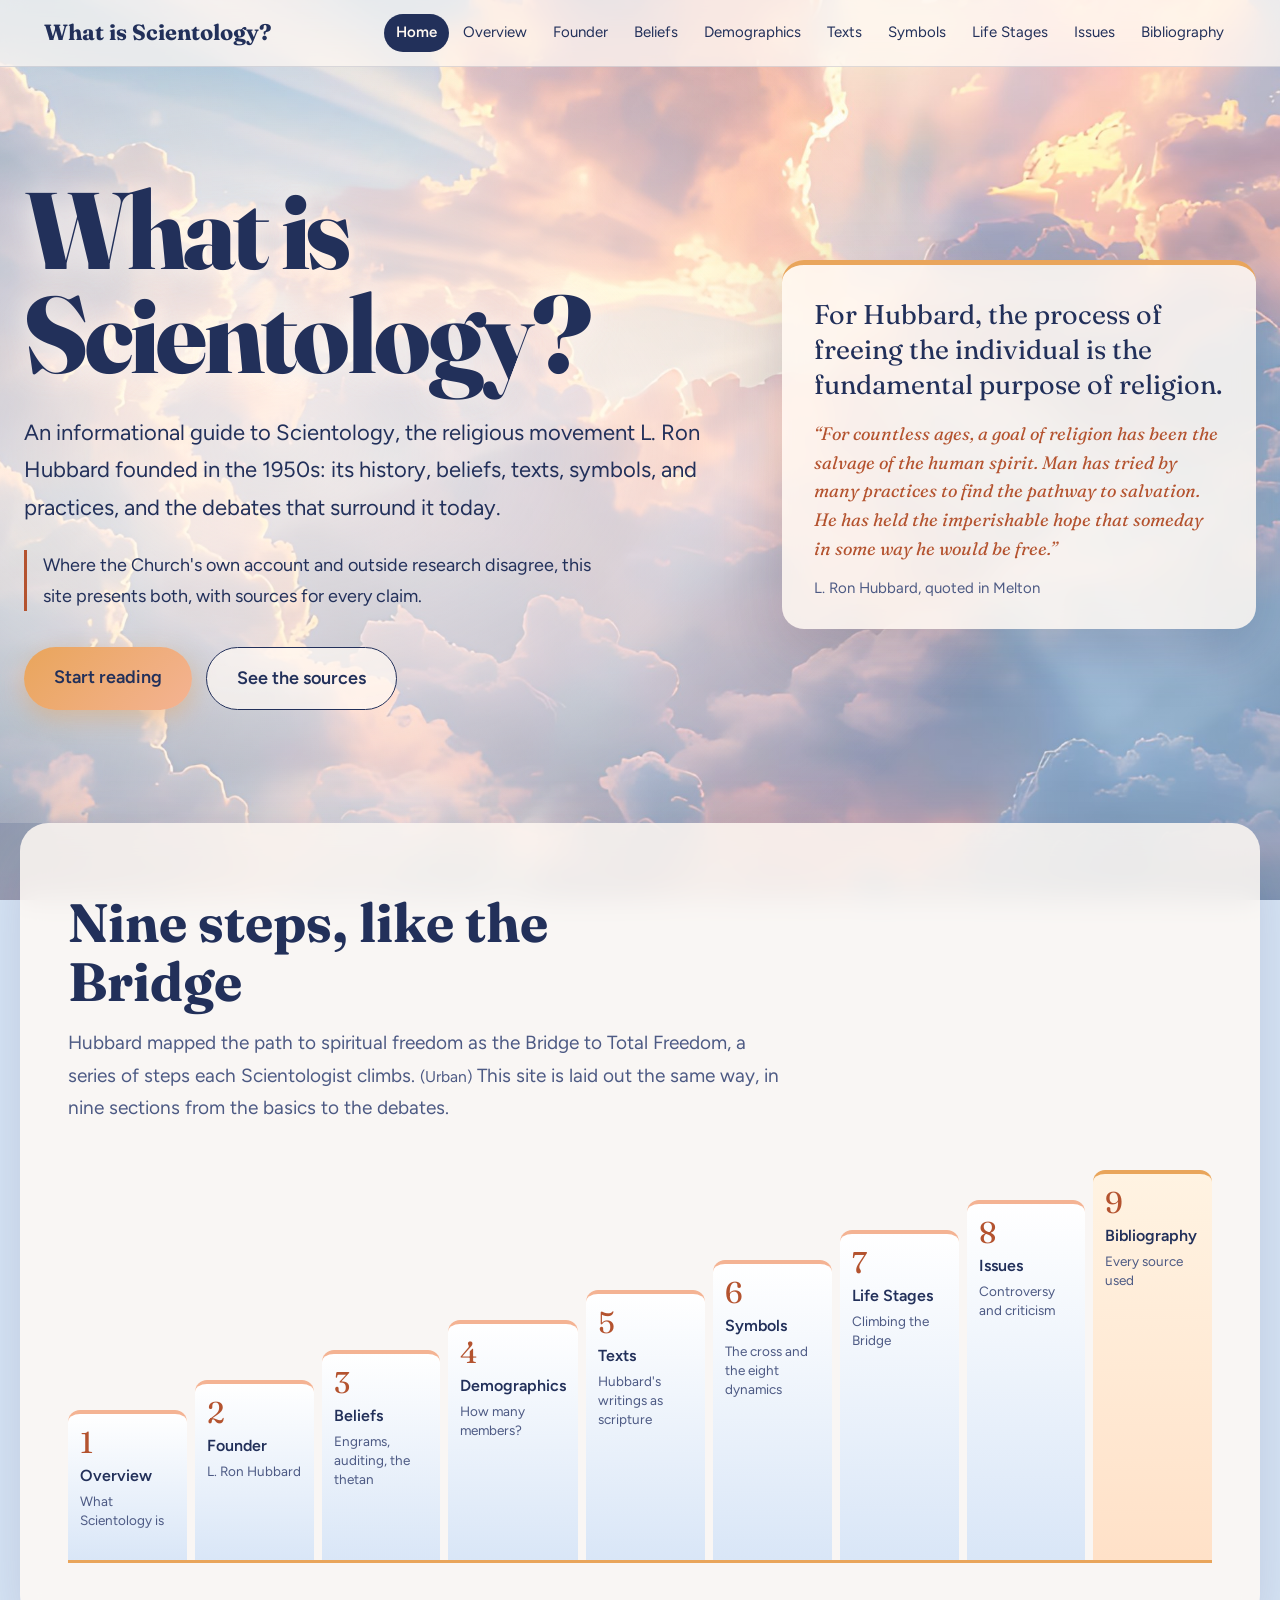
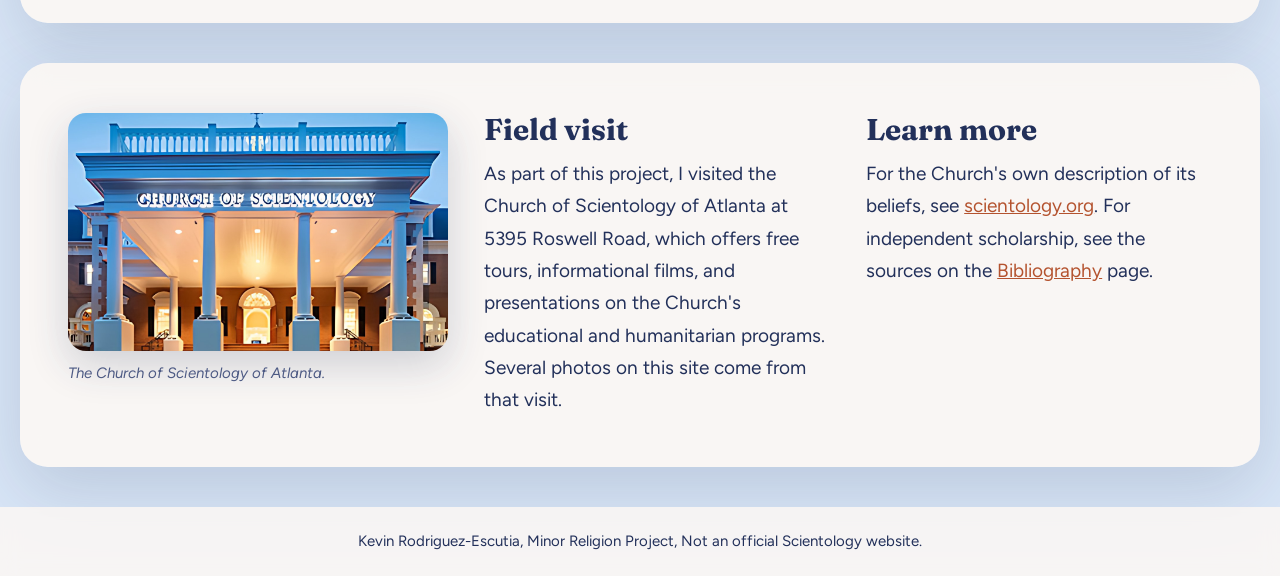
<file: index.html>
<!DOCTYPE html>
<html lang="en">
<head>
  <meta charset="UTF-8">
  <meta name="viewport" content="width=device-width, initial-scale=1.0">
  <title>Home | What is Scientology?</title>
  <link rel="preconnect" href="https://fonts.googleapis.com">
  <link rel="preconnect" href="https://fonts.gstatic.com" crossorigin>
  <link href="https://fonts.googleapis.com/css2?family=Fraunces:ital,opsz,wght@0,9..144,600;0,9..144,700;0,9..144,800;1,9..144,500&family=Figtree:wght@400;600&display=swap" rel="stylesheet">
  <link rel="stylesheet" href="style.css">
</head>
<body>
  <header class="topbar">
    <div class="topbar-inner">
      <a class="site-title" href="index.html">What is Scientology?</a>
      <nav aria-label="Sections">
        <ul>
          <li><a href="index.html" class=active>Home</a></li>
          <li><a href="overview.html">Overview</a></li>
          <li><a href="founder.html">Founder</a></li>
          <li><a href="beliefs.html">Beliefs</a></li>
          <li><a href="demographics.html">Demographics</a></li>
          <li><a href="texts.html">Texts</a></li>
          <li><a href="symbols.html">Symbols</a></li>
          <li><a href="life-stages.html">Life Stages</a></li>
          <li><a href="issues.html">Issues</a></li>
          <li><a href="bibliography.html">Bibliography</a></li>
        </ul>
      </nav>
    </div>
  </header>
  <section class="hero">
    <div class="hero-inner hero-grid">
      <div class="hero-text">
        <h1>What is Scientology?</h1>
        <p class="lede">An informational guide to Scientology, the religious movement L. Ron Hubbard founded in the 1950s: its history, beliefs, texts, symbols, and practices, and the debates that surround it today.</p>
        <p class="balance">Where the Church's own account and outside research disagree, this site presents both, with sources for every claim.</p>
        <div class="btn-row">
          <a class="btn primary" href="overview.html">Start reading</a>
          <a class="btn ghost" href="bibliography.html">See the sources</a>
        </div>
      </div>
      <aside class="hero-quote">
        <p class="main">For Hubbard, the process of freeing the individual is the fundamental purpose of religion.</p>
        <blockquote>&ldquo;For countless ages, a goal of religion has been the salvage of the human spirit. Man has tried by many practices to find the pathway to salvation. He has held the imperishable hope that someday in some way he would be free.&rdquo;</blockquote>
        <div class="by">L. Ron Hubbard, quoted in Melton</div>
      </aside>
    </div>
  </section>
  <section class="sheet bridge-section">
    <h2>Nine steps, like the Bridge</h2>
    <p>Hubbard mapped the path to spiritual freedom as the Bridge to Total Freedom, a series of steps each Scientologist climbs. <span class="cite">(Urban)</span> This site is laid out the same way, in nine sections from the basics to the debates.</p>
    <ol class="bridge">
      <li><a href="overview.html" style="--i:0"><span class="n">1</span><span class="t">Overview</span><span class="d">What Scientology is</span></a></li>
      <li><a href="founder.html" style="--i:1"><span class="n">2</span><span class="t">Founder</span><span class="d">L. Ron Hubbard</span></a></li>
      <li><a href="beliefs.html" style="--i:2"><span class="n">3</span><span class="t">Beliefs</span><span class="d">Engrams, auditing, the thetan</span></a></li>
      <li><a href="demographics.html" style="--i:3"><span class="n">4</span><span class="t">Demographics</span><span class="d">How many members?</span></a></li>
      <li><a href="texts.html" style="--i:4"><span class="n">5</span><span class="t">Texts</span><span class="d">Hubbard's writings as scripture</span></a></li>
      <li><a href="symbols.html" style="--i:5"><span class="n">6</span><span class="t">Symbols</span><span class="d">The cross and the eight dynamics</span></a></li>
      <li><a href="life-stages.html" style="--i:6"><span class="n">7</span><span class="t">Life Stages</span><span class="d">Climbing the Bridge</span></a></li>
      <li><a href="issues.html" style="--i:7"><span class="n">8</span><span class="t">Issues</span><span class="d">Controversy and criticism</span></a></li>
      <li><a href="bibliography.html" style="--i:8"><span class="n">9</span><span class="t">Bibliography</span><span class="d">Every source used</span></a></li>
    </ol>
  </section>
  <section class="sheet learn" id="field-visit">
    <div class="learn-inner">
      <figure class="wide">
        <img src="images/entrance-night.jpg" alt="The Church of Scientology of Atlanta entrance lit up at dusk">
        <figcaption>The Church of Scientology of Atlanta.</figcaption>
      </figure>
      <div>
        <h2>Field visit</h2>
        <p>As part of this project, I visited the Church of Scientology of Atlanta at 5395 Roswell Road, which offers free tours, informational films, and presentations on the Church's educational and humanitarian programs. Several photos on this site come from that visit.</p>
      </div>
      <div>
        <h2>Learn more</h2>
        <p>For the Church's own description of its beliefs, see <a href="https://www.scientology.org" target="_blank" rel="noopener">scientology.org</a>. For independent scholarship, see the sources on the <a href="bibliography.html">Bibliography</a> page.</p>
      </div>
    </div>
  </section>
  <footer>Kevin Rodriguez-Escutia, Minor Religion Project, Not an official Scientology website.</footer>
</body>
</html>
</file>
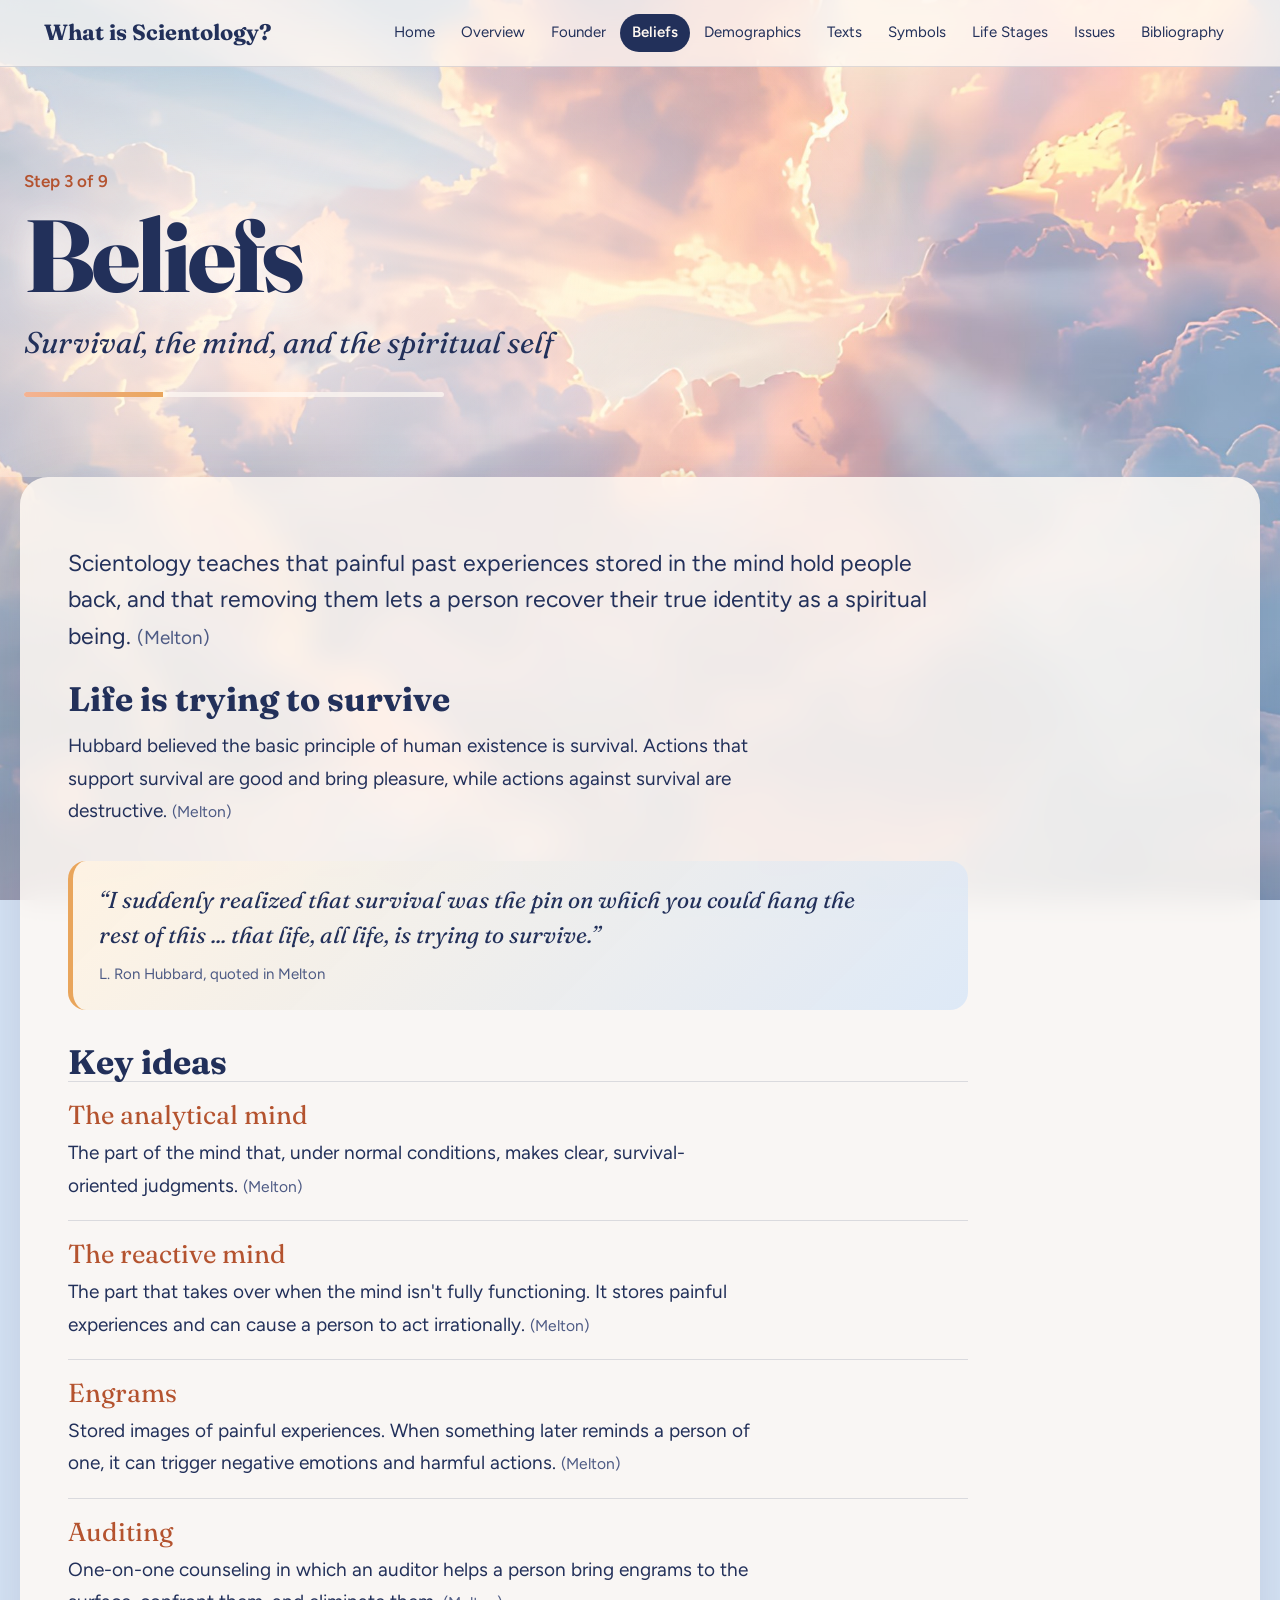
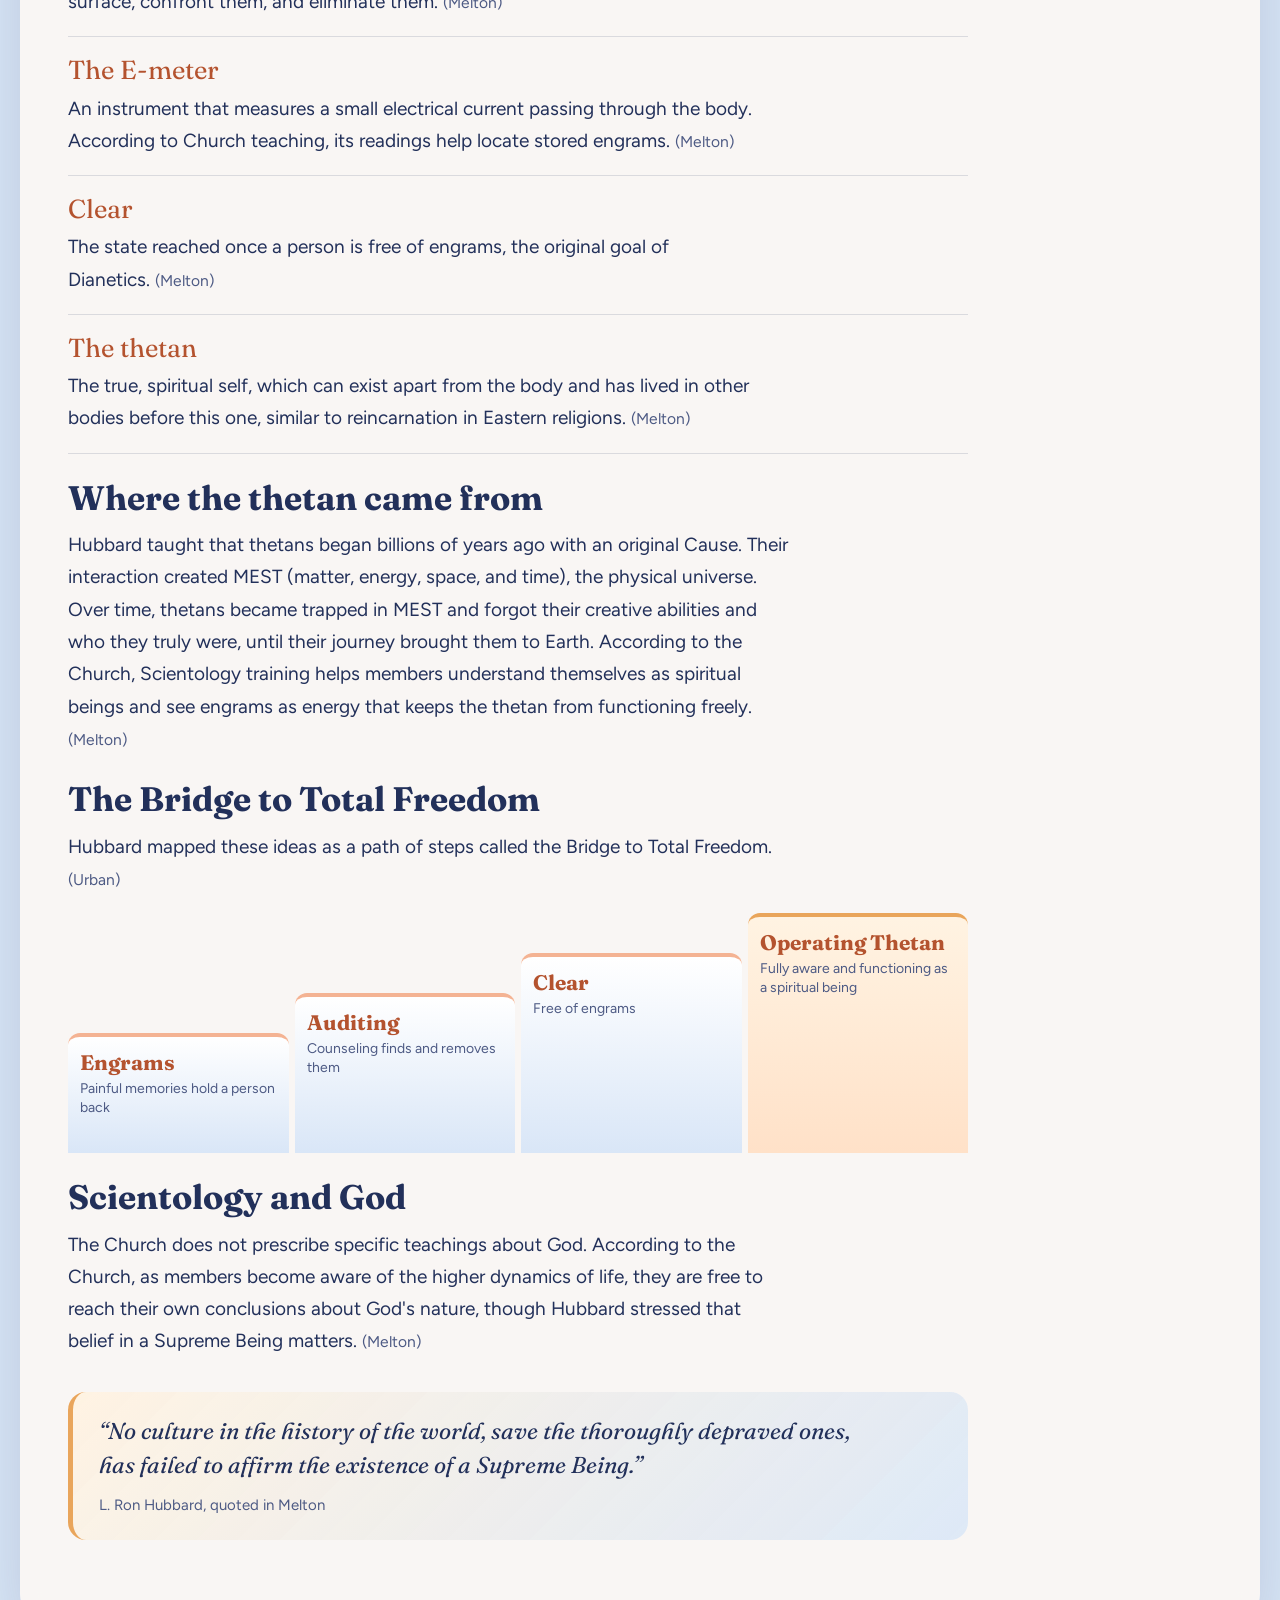
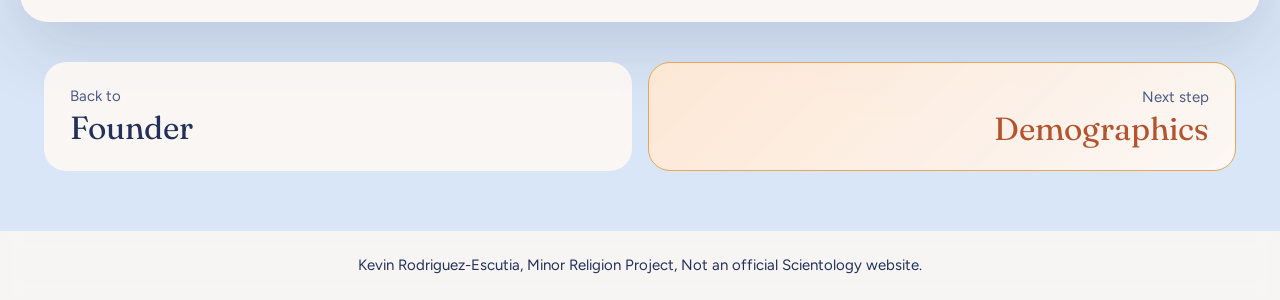
<file: beliefs.html>
<!DOCTYPE html>
<html lang="en">
<head>
  <meta charset="UTF-8">
  <meta name="viewport" content="width=device-width, initial-scale=1.0">
  <title>Beliefs | What is Scientology?</title>
  <link rel="preconnect" href="https://fonts.googleapis.com">
  <link rel="preconnect" href="https://fonts.gstatic.com" crossorigin>
  <link href="https://fonts.googleapis.com/css2?family=Fraunces:ital,opsz,wght@0,9..144,600;0,9..144,700;0,9..144,800;1,9..144,500&family=Figtree:wght@400;600&display=swap" rel="stylesheet">
  <link rel="stylesheet" href="style.css">
</head>
<body>
  <header class="topbar">
    <div class="topbar-inner">
      <a class="site-title" href="index.html">What is Scientology?</a>
      <nav aria-label="Sections">
        <ul>
          <li><a href="index.html">Home</a></li>
          <li><a href="overview.html">Overview</a></li>
          <li><a href="founder.html">Founder</a></li>
          <li><a href="beliefs.html" class=active>Beliefs</a></li>
          <li><a href="demographics.html">Demographics</a></li>
          <li><a href="texts.html">Texts</a></li>
          <li><a href="symbols.html">Symbols</a></li>
          <li><a href="life-stages.html">Life Stages</a></li>
          <li><a href="issues.html">Issues</a></li>
          <li><a href="bibliography.html">Bibliography</a></li>
        </ul>
      </nav>
    </div>
  </header>
  <section class="page-hero">
    <div class="page-hero-inner">
      <p class="step-count">Step 3 of 9</p>
      <h1>Beliefs</h1>
      <p class="sub">Survival, the mind, and the spiritual self</p>
      <div class="progress" aria-hidden="true"><span style="width:33%"></span></div>
    </div>
  </section>
  <main class="content full">
    <div class="text-col">
      <p class="lead">Scientology teaches that painful past experiences stored in the mind hold people back, and that removing them lets a person recover their true identity as a spiritual being. <span class="cite">(Melton)</span></p>
      <h2>Life is trying to survive</h2>
      <p>Hubbard believed the basic principle of human existence is survival. Actions that support survival are good and bring pleasure, while actions against survival are destructive. <span class="cite">(Melton)</span></p>
      <div class="pull">
        <p>&ldquo;I suddenly realized that survival was the pin on which you could hang the rest of this ... that life, all life, is trying to survive.&rdquo;</p>
        <div class="by">L. Ron Hubbard, quoted in Melton</div>
      </div>
      <h2>Key ideas</h2>
      <dl class="terms">
        <div><dt>The analytical mind</dt><dd>The part of the mind that, under normal conditions, makes clear, survival-oriented judgments. <span class="cite">(Melton)</span></dd></div>
        <div><dt>The reactive mind</dt><dd>The part that takes over when the mind isn't fully functioning. It stores painful experiences and can cause a person to act irrationally. <span class="cite">(Melton)</span></dd></div>
        <div><dt>Engrams</dt><dd>Stored images of painful experiences. When something later reminds a person of one, it can trigger negative emotions and harmful actions. <span class="cite">(Melton)</span></dd></div>
        <div><dt>Auditing</dt><dd>One-on-one counseling in which an auditor helps a person bring engrams to the surface, confront them, and eliminate them. <span class="cite">(Melton)</span></dd></div>
        <div><dt>The E-meter</dt><dd>An instrument that measures a small electrical current passing through the body. According to Church teaching, its readings help locate stored engrams. <span class="cite">(Melton)</span></dd></div>
        <div><dt>Clear</dt><dd>The state reached once a person is free of engrams, the original goal of Dianetics. <span class="cite">(Melton)</span></dd></div>
        <div><dt>The thetan</dt><dd>The true, spiritual self, which can exist apart from the body and has lived in other bodies before this one, similar to reincarnation in Eastern religions. <span class="cite">(Melton)</span></dd></div>
      </dl>
      <h2>Where the thetan came from</h2>
      <p>Hubbard taught that thetans began billions of years ago with an original Cause. Their interaction created MEST (matter, energy, space, and time), the physical universe. Over time, thetans became trapped in MEST and forgot their creative abilities and who they truly were, until their journey brought them to Earth. According to the Church, Scientology training helps members understand themselves as spiritual beings and see engrams as energy that keeps the thetan from functioning freely. <span class="cite">(Melton)</span></p>
      <h2>The Bridge to Total Freedom</h2>
      <p>Hubbard mapped these ideas as a path of steps called the Bridge to Total Freedom. <span class="cite">(Urban)</span></p>
      <div class="climb" role="img" aria-label="Four rising steps: Engrams, Auditing, Clear, Operating Thetan">
        <div><b>Engrams</b><span>Painful memories hold a person back</span></div>
        <div><b>Auditing</b><span>Counseling finds and removes them</span></div>
        <div><b>Clear</b><span>Free of engrams</span></div>
        <div><b>Operating Thetan</b><span>Fully aware and functioning as a spiritual being</span></div>
      </div>
      <h2>Scientology and God</h2>
      <p>The Church does not prescribe specific teachings about God. According to the Church, as members become aware of the higher dynamics of life, they are free to reach their own conclusions about God's nature, though Hubbard stressed that belief in a Supreme Being matters. <span class="cite">(Melton)</span></p>
      <div class="pull">
        <p>&ldquo;No culture in the history of the world, save the thoroughly depraved ones, has failed to affirm the existence of a Supreme Being.&rdquo;</p>
        <div class="by">L. Ron Hubbard, quoted in Melton</div>
      </div>
    </div>
  </main>
  <div class="next-stop">
    <a href="founder.html"><div class="lbl">Back to</div><div class="ttl">Founder</div></a>
    <a class="fwd" href="demographics.html"><div class="lbl">Next step</div><div class="ttl">Demographics</div></a>
  </div>
  <footer>Kevin Rodriguez-Escutia, Minor Religion Project, Not an official Scientology website.</footer>
</body>
</html>
</file>
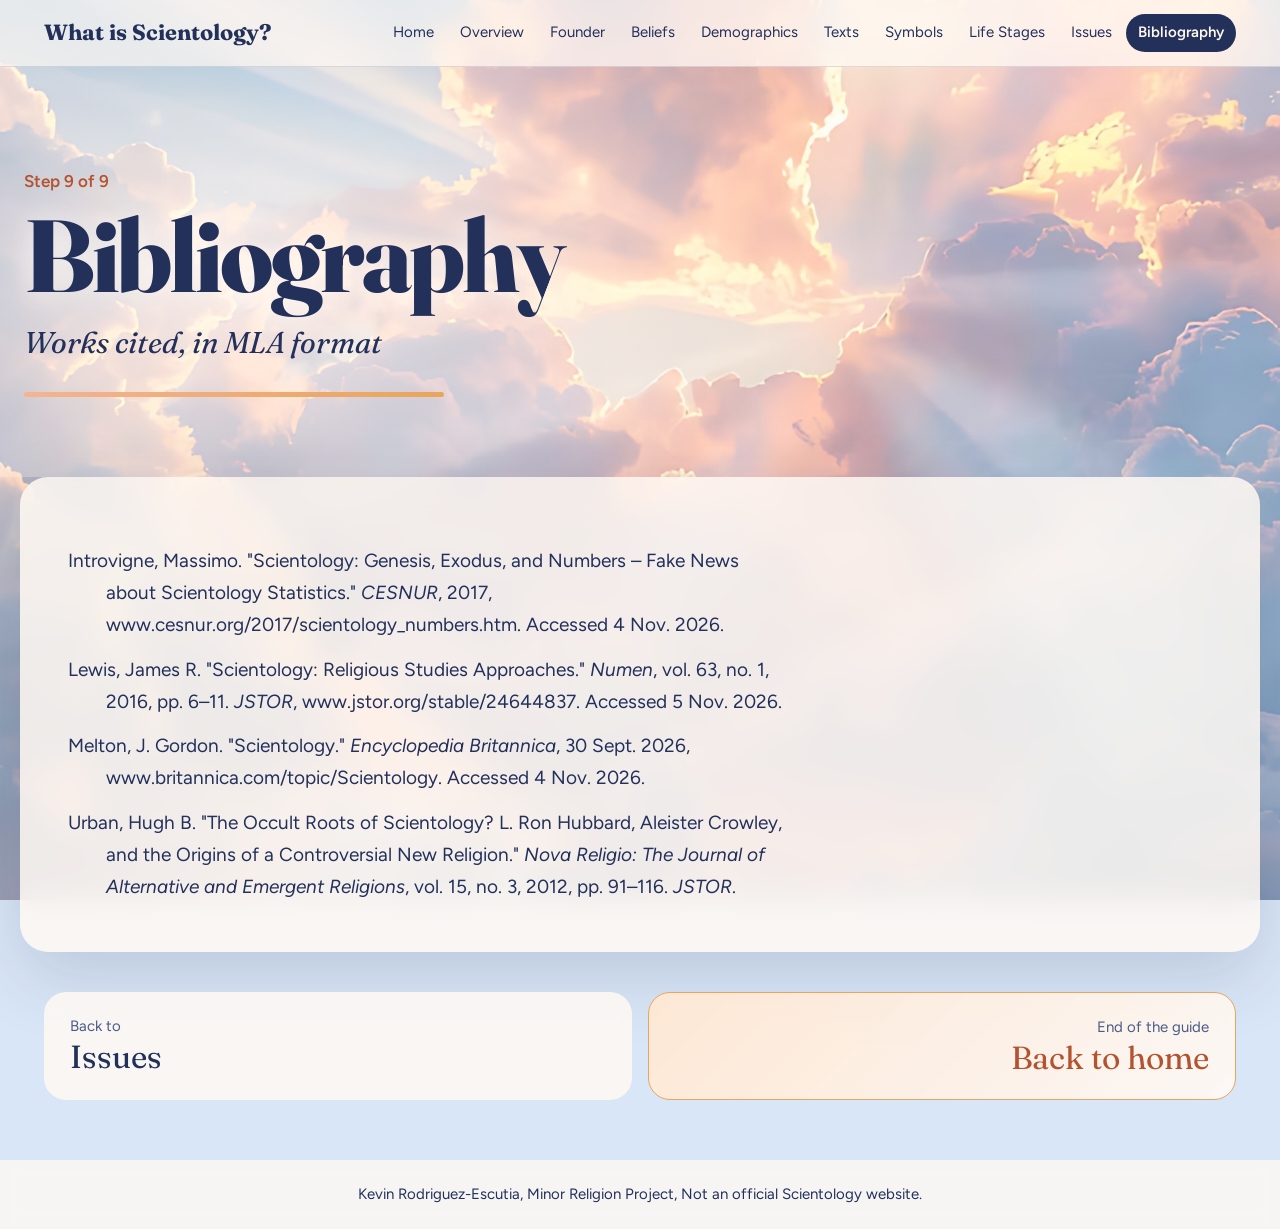
<file: bibliography.html>
<!DOCTYPE html>
<html lang="en">
<head>
  <meta charset="UTF-8">
  <meta name="viewport" content="width=device-width, initial-scale=1.0">
  <title>Bibliography | What is Scientology?</title>
  <link rel="preconnect" href="https://fonts.googleapis.com">
  <link rel="preconnect" href="https://fonts.gstatic.com" crossorigin>
  <link href="https://fonts.googleapis.com/css2?family=Fraunces:ital,opsz,wght@0,9..144,600;0,9..144,700;0,9..144,800;1,9..144,500&family=Figtree:wght@400;600&display=swap" rel="stylesheet">
  <link rel="stylesheet" href="style.css">
</head>
<body>
  <header class="topbar">
    <div class="topbar-inner">
      <a class="site-title" href="index.html">What is Scientology?</a>
      <nav aria-label="Sections">
        <ul>
          <li><a href="index.html">Home</a></li>
          <li><a href="overview.html">Overview</a></li>
          <li><a href="founder.html">Founder</a></li>
          <li><a href="beliefs.html">Beliefs</a></li>
          <li><a href="demographics.html">Demographics</a></li>
          <li><a href="texts.html">Texts</a></li>
          <li><a href="symbols.html">Symbols</a></li>
          <li><a href="life-stages.html">Life Stages</a></li>
          <li><a href="issues.html">Issues</a></li>
          <li><a href="bibliography.html" class=active>Bibliography</a></li>
        </ul>
      </nav>
    </div>
  </header>
  <section class="page-hero">
    <div class="page-hero-inner">
      <p class="step-count">Step 9 of 9</p>
      <h1>Bibliography</h1>
      <p class="sub">Works cited, in MLA format</p>
      <div class="progress" aria-hidden="true"><span style="width:100%"></span></div>
    </div>
  </section>
  <main class="content full">
    <div class="text-col">
      <p class="citation">Introvigne, Massimo. "Scientology: Genesis, Exodus, and Numbers &ndash; Fake News about Scientology Statistics." <em>CESNUR</em>, 2017, www.cesnur.org/2017/scientology_numbers.htm. Accessed 4 Nov. 2026.</p>
      <p class="citation">Lewis, James R. "Scientology: Religious Studies Approaches." <em>Numen</em>, vol. 63, no. 1, 2016, pp. 6&ndash;11. <em>JSTOR</em>, www.jstor.org/stable/24644837. Accessed 5 Nov. 2026.</p>
      <p class="citation">Melton, J. Gordon. "Scientology." <em>Encyclopedia Britannica</em>, 30 Sept. 2026, www.britannica.com/topic/Scientology. Accessed 4 Nov. 2026.</p>
      <p class="citation">Urban, Hugh B. "The Occult Roots of Scientology? L. Ron Hubbard, Aleister Crowley, and the Origins of a Controversial New Religion." <em>Nova Religio: The Journal of Alternative and Emergent Religions</em>, vol. 15, no. 3, 2012, pp. 91&ndash;116. <em>JSTOR</em>.</p>
    </div>
  </main>
  <div class="next-stop">
    <a href="issues.html"><div class="lbl">Back to</div><div class="ttl">Issues</div></a>
    <a class="fwd" href="index.html"><div class="lbl">End of the guide</div><div class="ttl">Back to home</div></a>
  </div>
  <footer>Kevin Rodriguez-Escutia, Minor Religion Project, Not an official Scientology website.</footer>
</body>
</html>
</file>
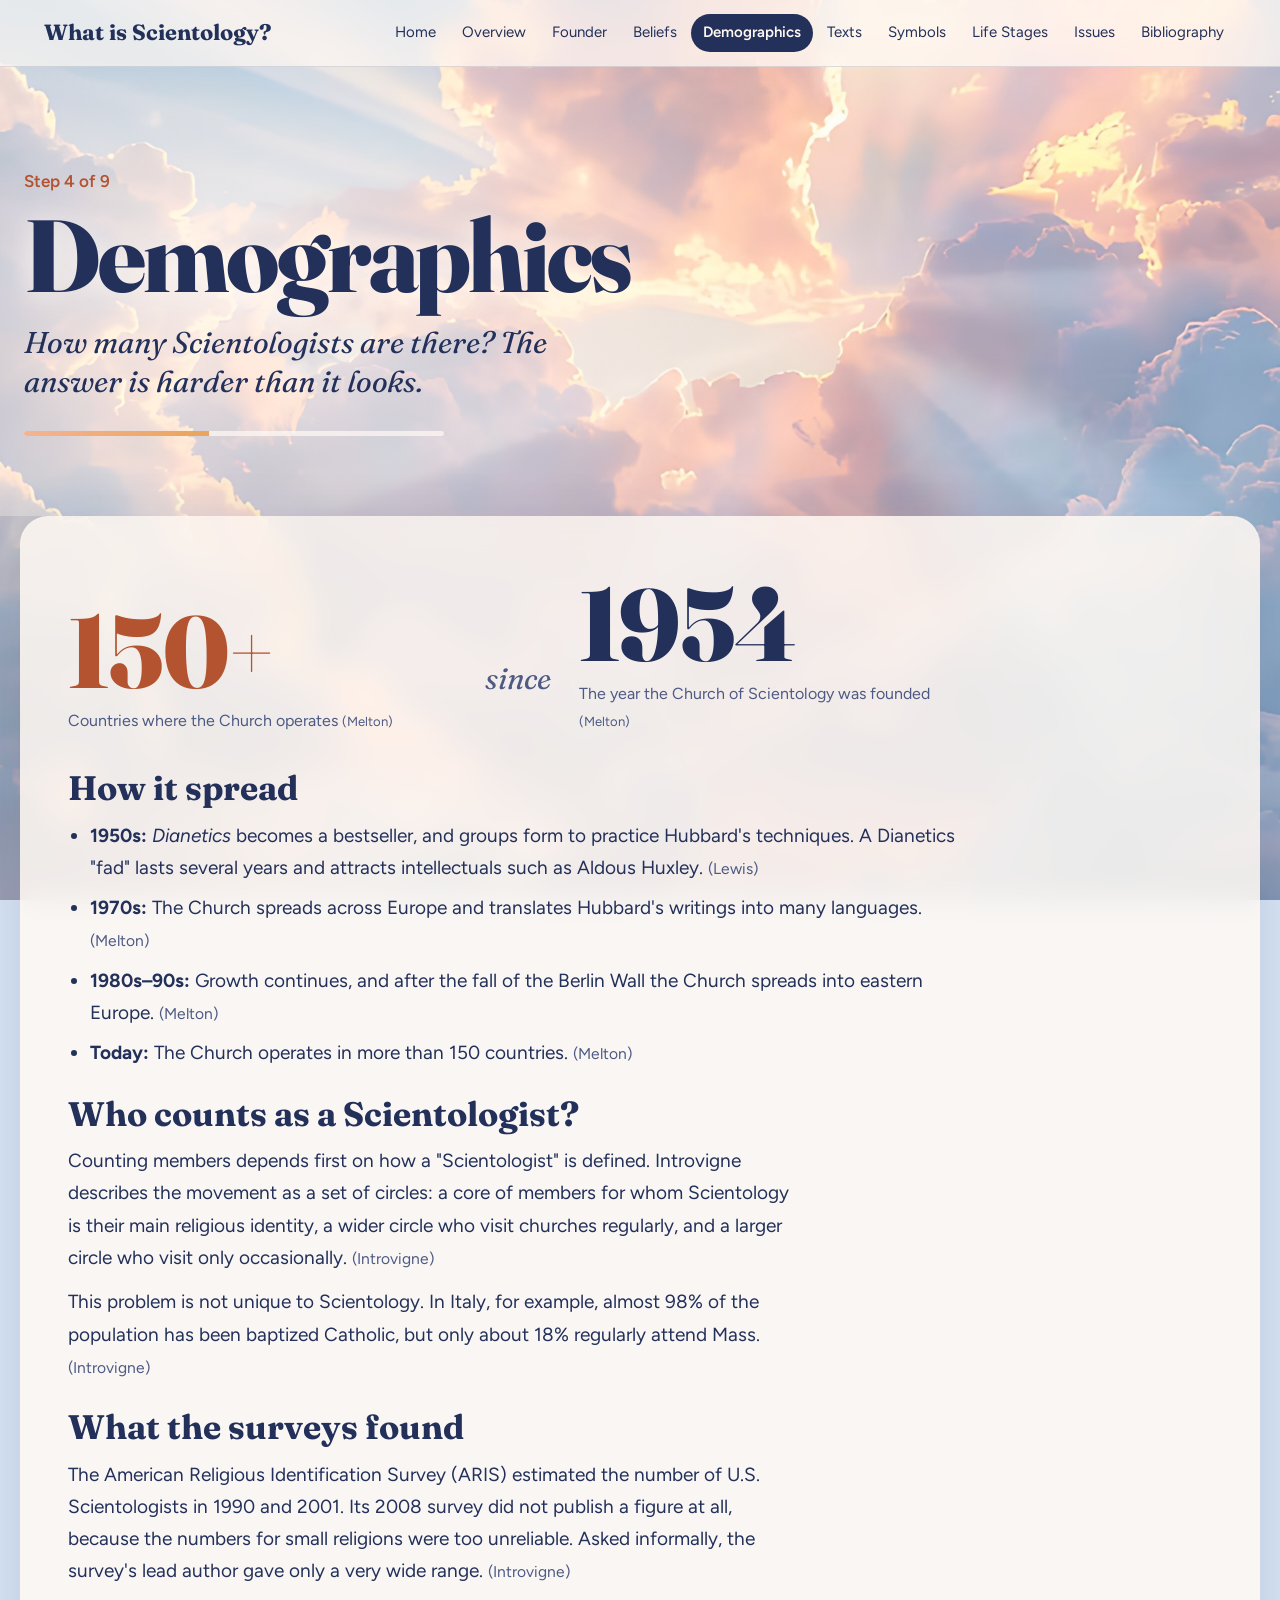
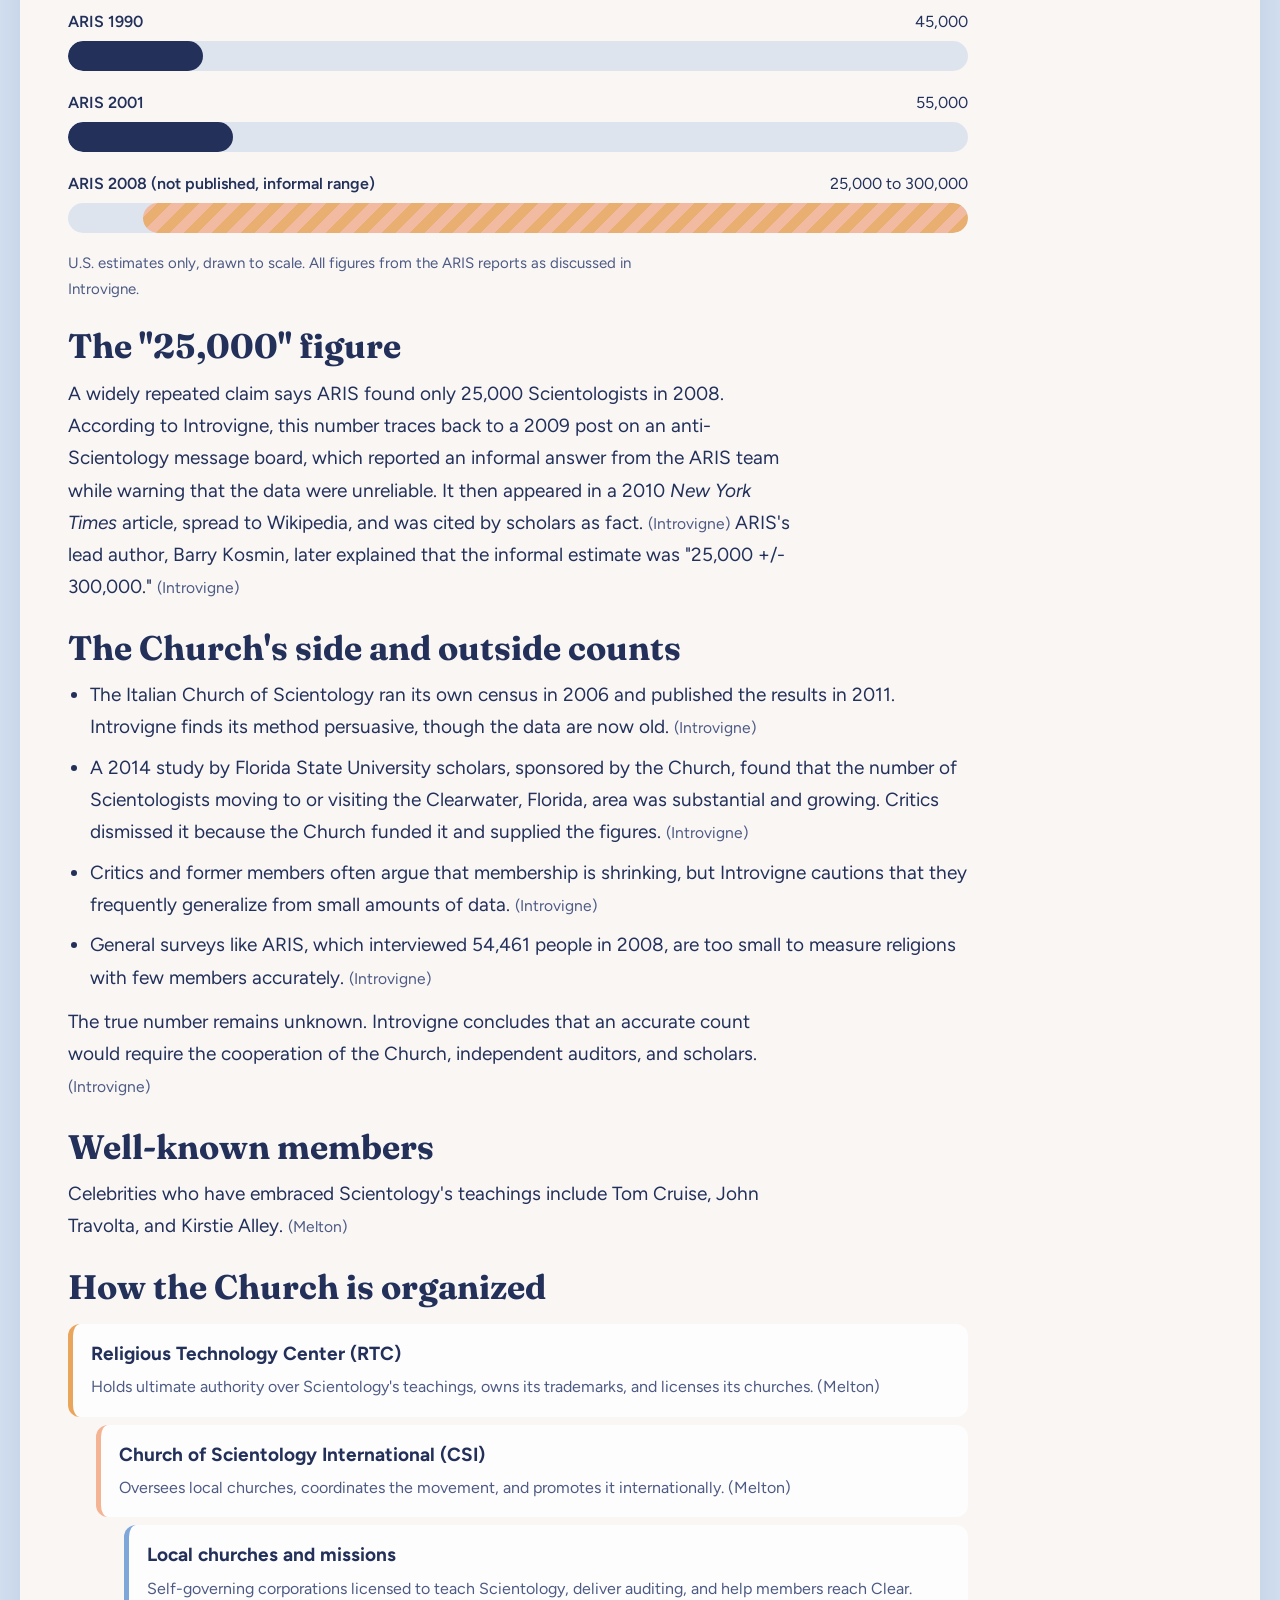
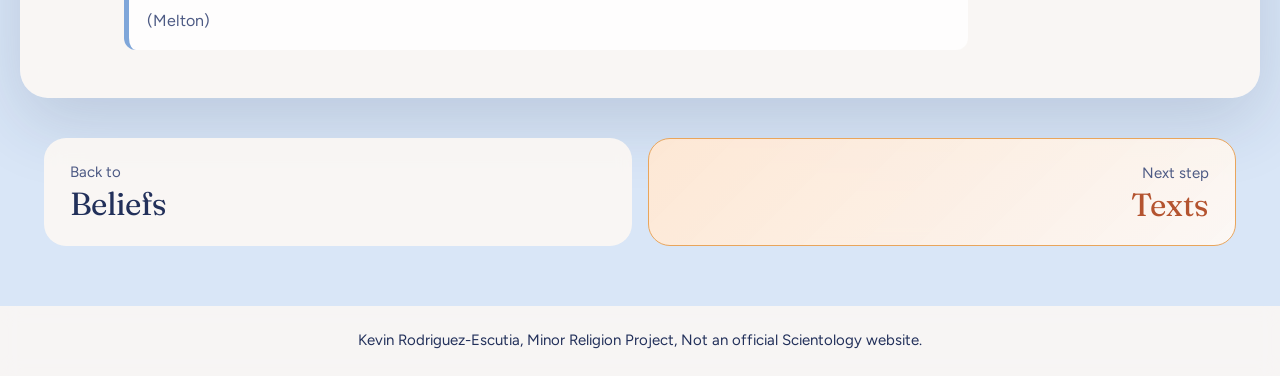
<file: demographics.html>
<!DOCTYPE html>
<html lang="en">
<head>
  <meta charset="UTF-8">
  <meta name="viewport" content="width=device-width, initial-scale=1.0">
  <title>Demographics | What is Scientology?</title>
  <link rel="preconnect" href="https://fonts.googleapis.com">
  <link rel="preconnect" href="https://fonts.gstatic.com" crossorigin>
  <link href="https://fonts.googleapis.com/css2?family=Fraunces:ital,opsz,wght@0,9..144,600;0,9..144,700;0,9..144,800;1,9..144,500&family=Figtree:wght@400;600&display=swap" rel="stylesheet">
  <link rel="stylesheet" href="style.css">
</head>
<body>
  <header class="topbar">
    <div class="topbar-inner">
      <a class="site-title" href="index.html">What is Scientology?</a>
      <nav aria-label="Sections">
        <ul>
          <li><a href="index.html">Home</a></li>
          <li><a href="overview.html">Overview</a></li>
          <li><a href="founder.html">Founder</a></li>
          <li><a href="beliefs.html">Beliefs</a></li>
          <li><a href="demographics.html" class=active>Demographics</a></li>
          <li><a href="texts.html">Texts</a></li>
          <li><a href="symbols.html">Symbols</a></li>
          <li><a href="life-stages.html">Life Stages</a></li>
          <li><a href="issues.html">Issues</a></li>
          <li><a href="bibliography.html">Bibliography</a></li>
        </ul>
      </nav>
    </div>
  </header>
  <section class="page-hero">
    <div class="page-hero-inner">
      <p class="step-count">Step 4 of 9</p>
      <h1>Demographics</h1>
      <p class="sub">How many Scientologists are there? The answer is harder than it looks.</p>
      <div class="progress" aria-hidden="true"><span style="width:44%"></span></div>
    </div>
  </section>
  <main class="content full">
    <div class="text-col">
      <div class="versus">
        <div class="claim"><div class="big">150+</div><div class="who">Countries where the Church operates <span class="cite">(Melton)</span></div></div>
        <div class="vs">since</div>
        <div class="est"><div class="big">1954</div><div class="who">The year the Church of Scientology was founded <span class="cite">(Melton)</span></div></div>
      </div>
      <h2>How it spread</h2>
      <ul class="list-clean">
        <li><b>1950s:</b> <em>Dianetics</em> becomes a bestseller, and groups form to practice Hubbard's techniques. A Dianetics "fad" lasts several years and attracts intellectuals such as Aldous Huxley. <span class="cite">(Lewis)</span></li>
        <li><b>1970s:</b> The Church spreads across Europe and translates Hubbard's writings into many languages. <span class="cite">(Melton)</span></li>
        <li><b>1980s&ndash;90s:</b> Growth continues, and after the fall of the Berlin Wall the Church spreads into eastern Europe. <span class="cite">(Melton)</span></li>
        <li><b>Today:</b> The Church operates in more than 150 countries. <span class="cite">(Melton)</span></li>
      </ul>
      <h2>Who counts as a Scientologist?</h2>
      <p>Counting members depends first on how a "Scientologist" is defined. Introvigne describes the movement as a set of circles: a core of members for whom Scientology is their main religious identity, a wider circle who visit churches regularly, and a larger circle who visit only occasionally. <span class="cite">(Introvigne)</span></p>
      <p>This problem is not unique to Scientology. In Italy, for example, almost 98% of the population has been baptized Catholic, but only about 18% regularly attend Mass. <span class="cite">(Introvigne)</span></p>
      <h2>What the surveys found</h2>
      <p>The American Religious Identification Survey (ARIS) estimated the number of U.S. Scientologists in 1990 and 2001. Its 2008 survey did not publish a figure at all, because the numbers for small religions were too unreliable. Asked informally, the survey's lead author gave only a very wide range. <span class="cite">(Introvigne)</span></p>
      <div class="chart" role="img" aria-label="ARIS estimates of U.S. Scientologists: 45,000 in 1990, 55,000 in 2001, and an informal range of 25,000 to 300,000 in 2008">
        <div class="bar-row">
          <div class="bar-label"><b>ARIS 1990</b><span>45,000</span></div>
          <div class="bar-track"><div class="bar estimate" style="width:15%"></div></div>
        </div>
        <div class="bar-row">
          <div class="bar-label"><b>ARIS 2001</b><span>55,000</span></div>
          <div class="bar-track"><div class="bar estimate" style="width:18.3%"></div></div>
        </div>
        <div class="bar-row">
          <div class="bar-label"><b>ARIS 2008 (not published, informal range)</b><span>25,000 to 300,000</span></div>
          <div class="bar-track"><div class="bar range" style="margin-left:8.3%;width:91.7%"></div></div>
        </div>
      </div>
      <p class="fine">U.S. estimates only, drawn to scale. All figures from the ARIS reports as discussed in Introvigne.</p>
      <h2>The "25,000" figure</h2>
      <p>A widely repeated claim says ARIS found only 25,000 Scientologists in 2008. According to Introvigne, this number traces back to a 2009 post on an anti-Scientology message board, which reported an informal answer from the ARIS team while warning that the data were unreliable. It then appeared in a 2010 <em>New York Times</em> article, spread to Wikipedia, and was cited by scholars as fact. <span class="cite">(Introvigne)</span> ARIS's lead author, Barry Kosmin, later explained that the informal estimate was "25,000 +/- 300,000." <span class="cite">(Introvigne)</span></p>
      <h2>The Church's side and outside counts</h2>
      <ul class="list-clean">
        <li>The Italian Church of Scientology ran its own census in 2006 and published the results in 2011. Introvigne finds its method persuasive, though the data are now old. <span class="cite">(Introvigne)</span></li>
        <li>A 2014 study by Florida State University scholars, sponsored by the Church, found that the number of Scientologists moving to or visiting the Clearwater, Florida, area was substantial and growing. Critics dismissed it because the Church funded it and supplied the figures. <span class="cite">(Introvigne)</span></li>
        <li>Critics and former members often argue that membership is shrinking, but Introvigne cautions that they frequently generalize from small amounts of data. <span class="cite">(Introvigne)</span></li>
        <li>General surveys like ARIS, which interviewed 54,461 people in 2008, are too small to measure religions with few members accurately. <span class="cite">(Introvigne)</span></li>
      </ul>
      <p>The true number remains unknown. Introvigne concludes that an accurate count would require the cooperation of the Church, independent auditors, and scholars. <span class="cite">(Introvigne)</span></p>
      <h2>Well-known members</h2>
      <p>Celebrities who have embraced Scientology's teachings include Tom Cruise, John Travolta, and Kirstie Alley. <span class="cite">(Melton)</span></p>
      <h2>How the Church is organized</h2>
      <div class="org">
        <div><b>Religious Technology Center (RTC)</b><span>Holds ultimate authority over Scientology's teachings, owns its trademarks, and licenses its churches. <span class="cite">(Melton)</span></span></div>
        <div><b>Church of Scientology International (CSI)</b><span>Oversees local churches, coordinates the movement, and promotes it internationally. <span class="cite">(Melton)</span></span></div>
        <div><b>Local churches and missions</b><span>Self-governing corporations licensed to teach Scientology, deliver auditing, and help members reach Clear. <span class="cite">(Melton)</span></span></div>
      </div>
    </div>
  </main>
  <div class="next-stop">
    <a href="beliefs.html"><div class="lbl">Back to</div><div class="ttl">Beliefs</div></a>
    <a class="fwd" href="texts.html"><div class="lbl">Next step</div><div class="ttl">Texts</div></a>
  </div>
  <footer>Kevin Rodriguez-Escutia, Minor Religion Project, Not an official Scientology website.</footer>
</body>
</html>
</file>
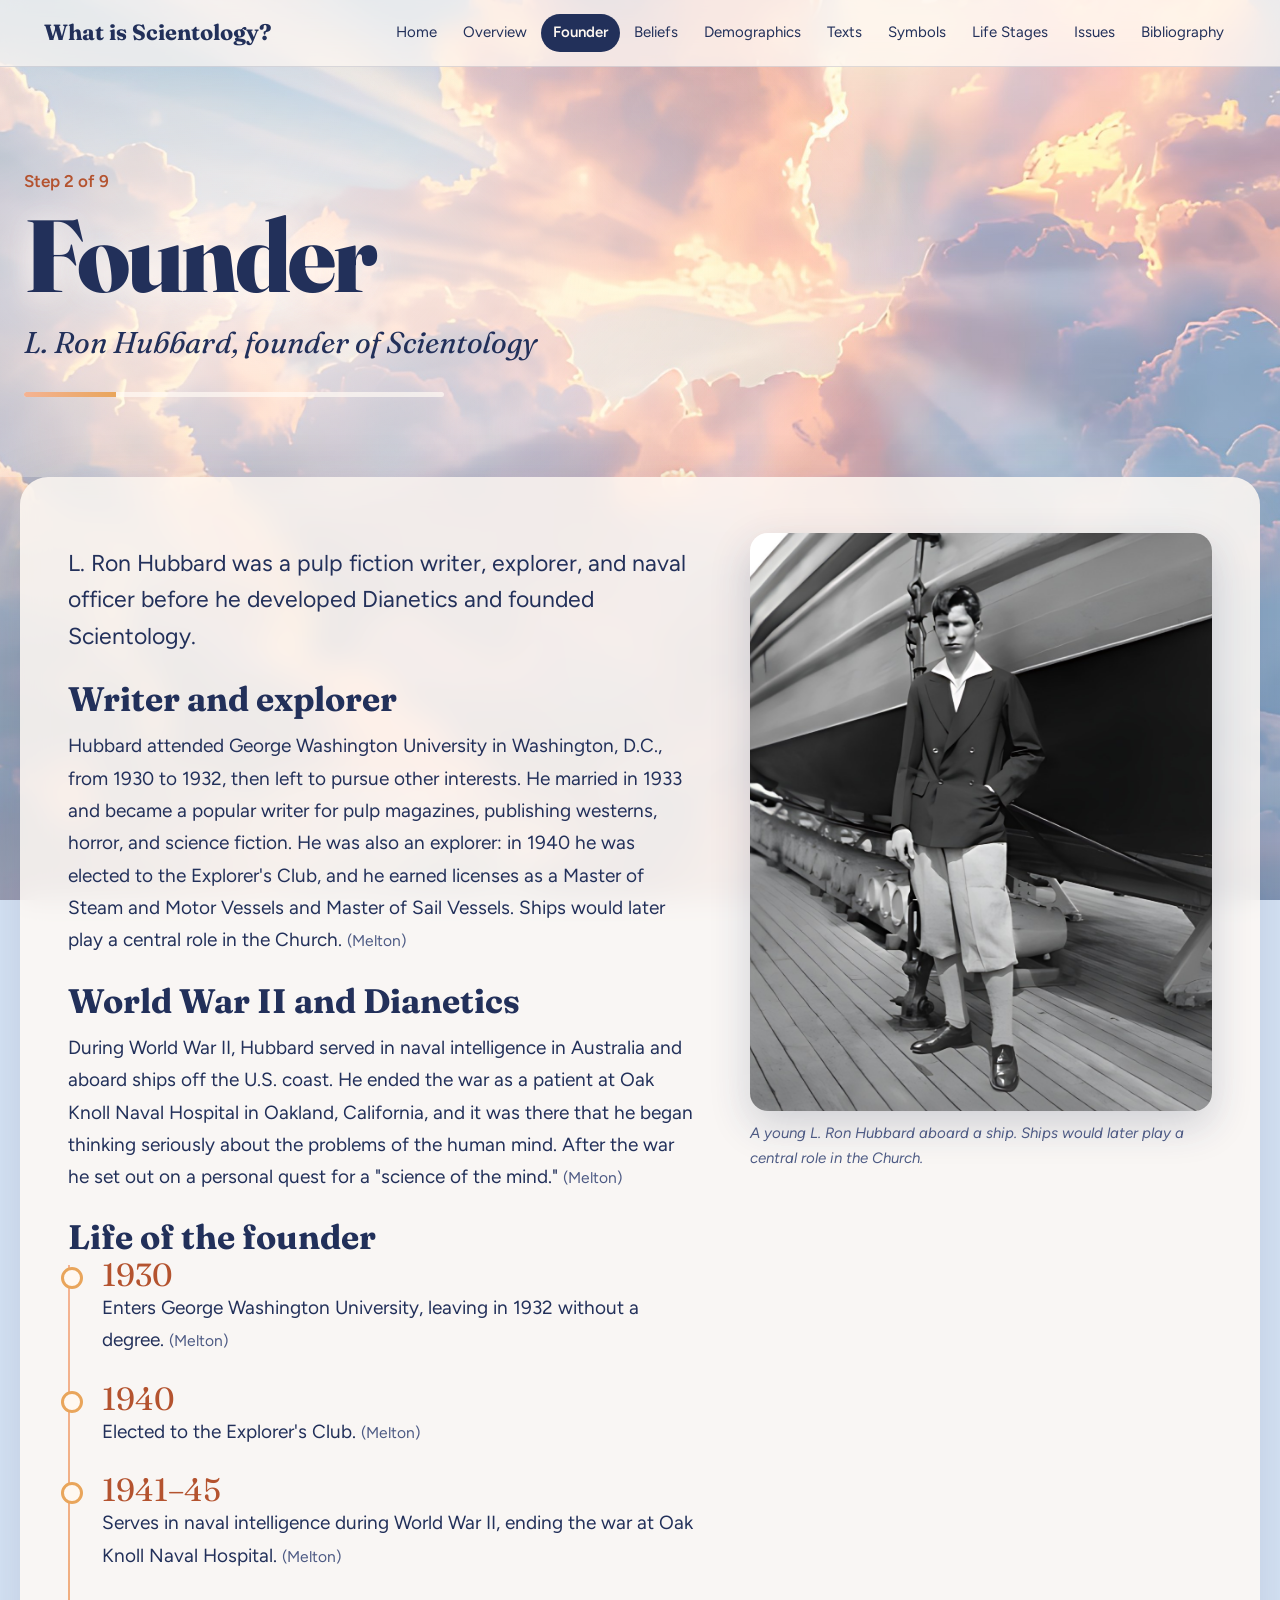
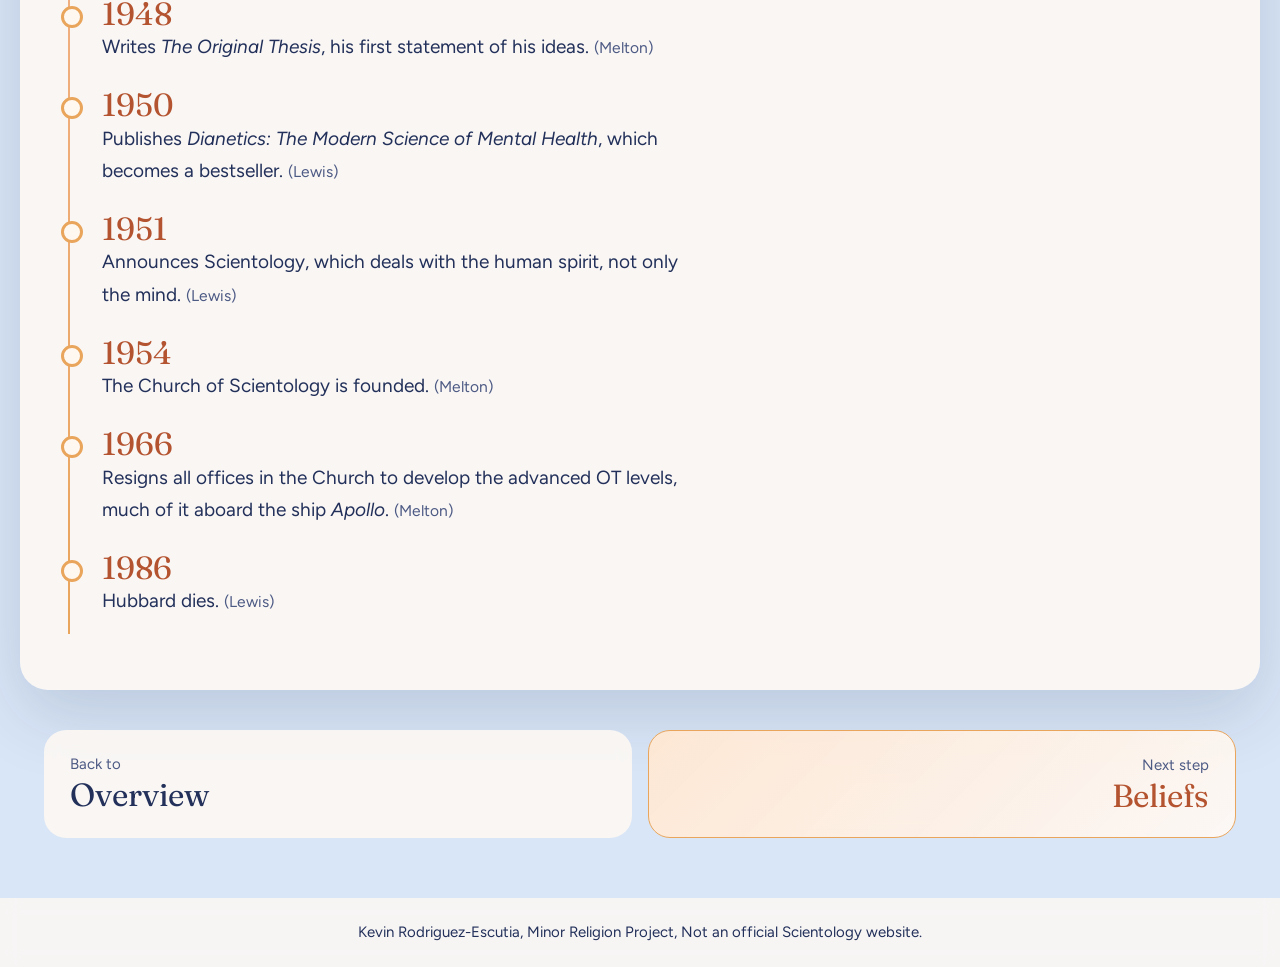
<file: founder.html>
<!DOCTYPE html>
<html lang="en">
<head>
  <meta charset="UTF-8">
  <meta name="viewport" content="width=device-width, initial-scale=1.0">
  <title>Founder | What is Scientology?</title>
  <link rel="preconnect" href="https://fonts.googleapis.com">
  <link rel="preconnect" href="https://fonts.gstatic.com" crossorigin>
  <link href="https://fonts.googleapis.com/css2?family=Fraunces:ital,opsz,wght@0,9..144,600;0,9..144,700;0,9..144,800;1,9..144,500&family=Figtree:wght@400;600&display=swap" rel="stylesheet">
  <link rel="stylesheet" href="style.css">
</head>
<body>
  <header class="topbar">
    <div class="topbar-inner">
      <a class="site-title" href="index.html">What is Scientology?</a>
      <nav aria-label="Sections">
        <ul>
          <li><a href="index.html">Home</a></li>
          <li><a href="overview.html">Overview</a></li>
          <li><a href="founder.html" class=active>Founder</a></li>
          <li><a href="beliefs.html">Beliefs</a></li>
          <li><a href="demographics.html">Demographics</a></li>
          <li><a href="texts.html">Texts</a></li>
          <li><a href="symbols.html">Symbols</a></li>
          <li><a href="life-stages.html">Life Stages</a></li>
          <li><a href="issues.html">Issues</a></li>
          <li><a href="bibliography.html">Bibliography</a></li>
        </ul>
      </nav>
    </div>
  </header>
  <section class="page-hero">
    <div class="page-hero-inner">
      <p class="step-count">Step 2 of 9</p>
      <h1>Founder</h1>
      <p class="sub">L. Ron Hubbard, founder of Scientology</p>
      <div class="progress" aria-hidden="true"><span style="width:22%"></span></div>
    </div>
  </section>
  <main class="content">
    <div class="text-col">
      <p class="lead">L. Ron Hubbard was a pulp fiction writer, explorer, and naval officer before he developed Dianetics and founded Scientology.</p>
      <h2>Writer and explorer</h2>
      <p>Hubbard attended George Washington University in Washington, D.C., from 1930 to 1932, then left to pursue other interests. He married in 1933 and became a popular writer for pulp magazines, publishing westerns, horror, and science fiction. He was also an explorer: in 1940 he was elected to the Explorer's Club, and he earned licenses as a Master of Steam and Motor Vessels and Master of Sail Vessels. Ships would later play a central role in the Church. <span class="cite">(Melton)</span></p>
      <h2>World War II and Dianetics</h2>
      <p>During World War II, Hubbard served in naval intelligence in Australia and aboard ships off the U.S. coast. He ended the war as a patient at Oak Knoll Naval Hospital in Oakland, California, and it was there that he began thinking seriously about the problems of the human mind. After the war he set out on a personal quest for a "science of the mind." <span class="cite">(Melton)</span></p>
      <h2>Life of the founder</h2>
      <ol class="timeline">
        <li><div class="yr">1930</div>Enters George Washington University, leaving in 1932 without a degree. <span class="cite">(Melton)</span></li>
        <li><div class="yr">1940</div>Elected to the Explorer's Club. <span class="cite">(Melton)</span></li>
        <li><div class="yr">1941&ndash;45</div>Serves in naval intelligence during World War II, ending the war at Oak Knoll Naval Hospital. <span class="cite">(Melton)</span></li>
        <li><div class="yr">1948</div>Writes <em>The Original Thesis</em>, his first statement of his ideas. <span class="cite">(Melton)</span></li>
        <li><div class="yr">1950</div>Publishes <em>Dianetics: The Modern Science of Mental Health</em>, which becomes a bestseller. <span class="cite">(Lewis)</span></li>
        <li><div class="yr">1951</div>Announces Scientology, which deals with the human spirit, not only the mind. <span class="cite">(Lewis)</span></li>
        <li><div class="yr">1954</div>The Church of Scientology is founded. <span class="cite">(Melton)</span></li>
        <li><div class="yr">1966</div>Resigns all offices in the Church to develop the advanced OT levels, much of it aboard the ship <em>Apollo</em>. <span class="cite">(Melton)</span></li>
        <li><div class="yr">1986</div>Hubbard dies. <span class="cite">(Lewis)</span></li>
      </ol>
    </div>
    <aside class="side-col">
      <figure>
        <img src="images/hubbard.jpg" alt="Black and white photo of a young L. Ron Hubbard standing on the deck of a ship">
        <figcaption>A young L. Ron Hubbard aboard a ship. Ships would later play a central role in the Church.</figcaption>
      </figure>
    </aside>
  </main>
  <div class="next-stop">
    <a href="overview.html"><div class="lbl">Back to</div><div class="ttl">Overview</div></a>
    <a class="fwd" href="beliefs.html"><div class="lbl">Next step</div><div class="ttl">Beliefs</div></a>
  </div>
  <footer>Kevin Rodriguez-Escutia, Minor Religion Project, Not an official Scientology website.</footer>
</body>
</html>
</file>
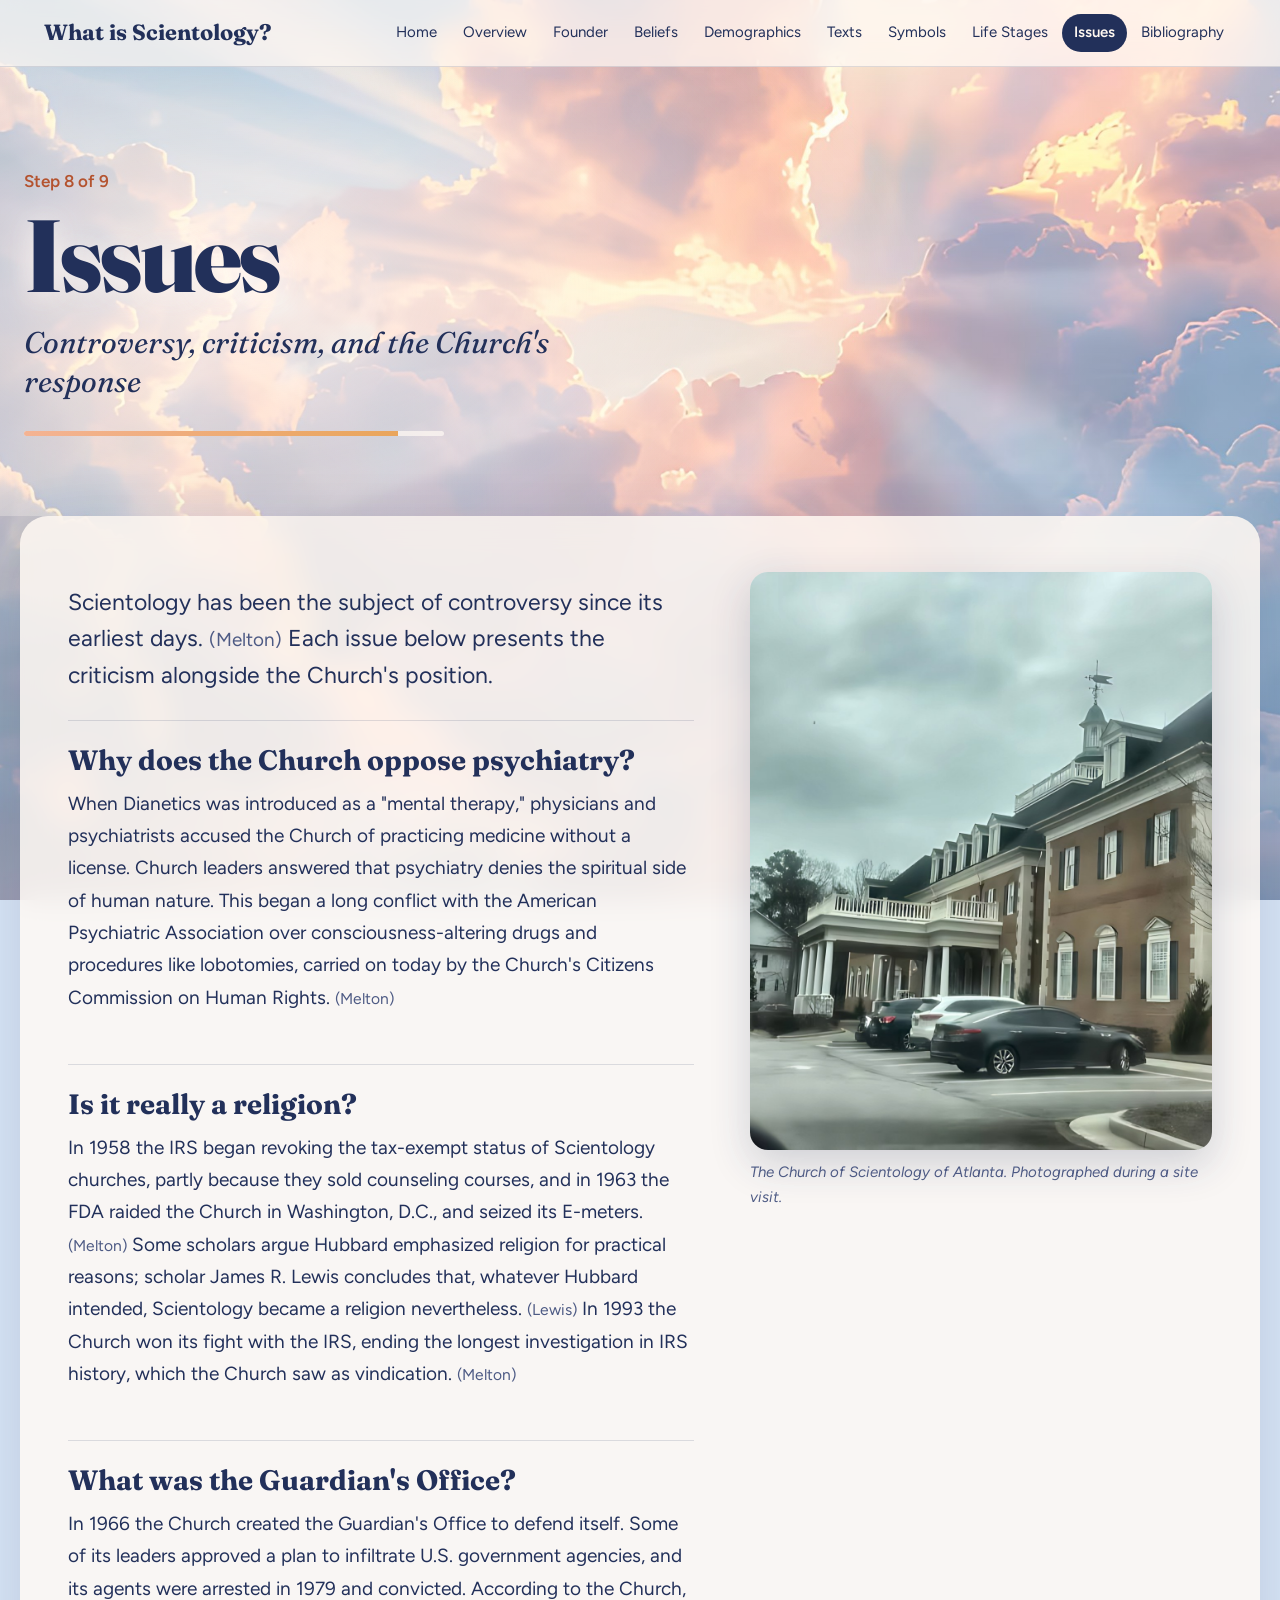
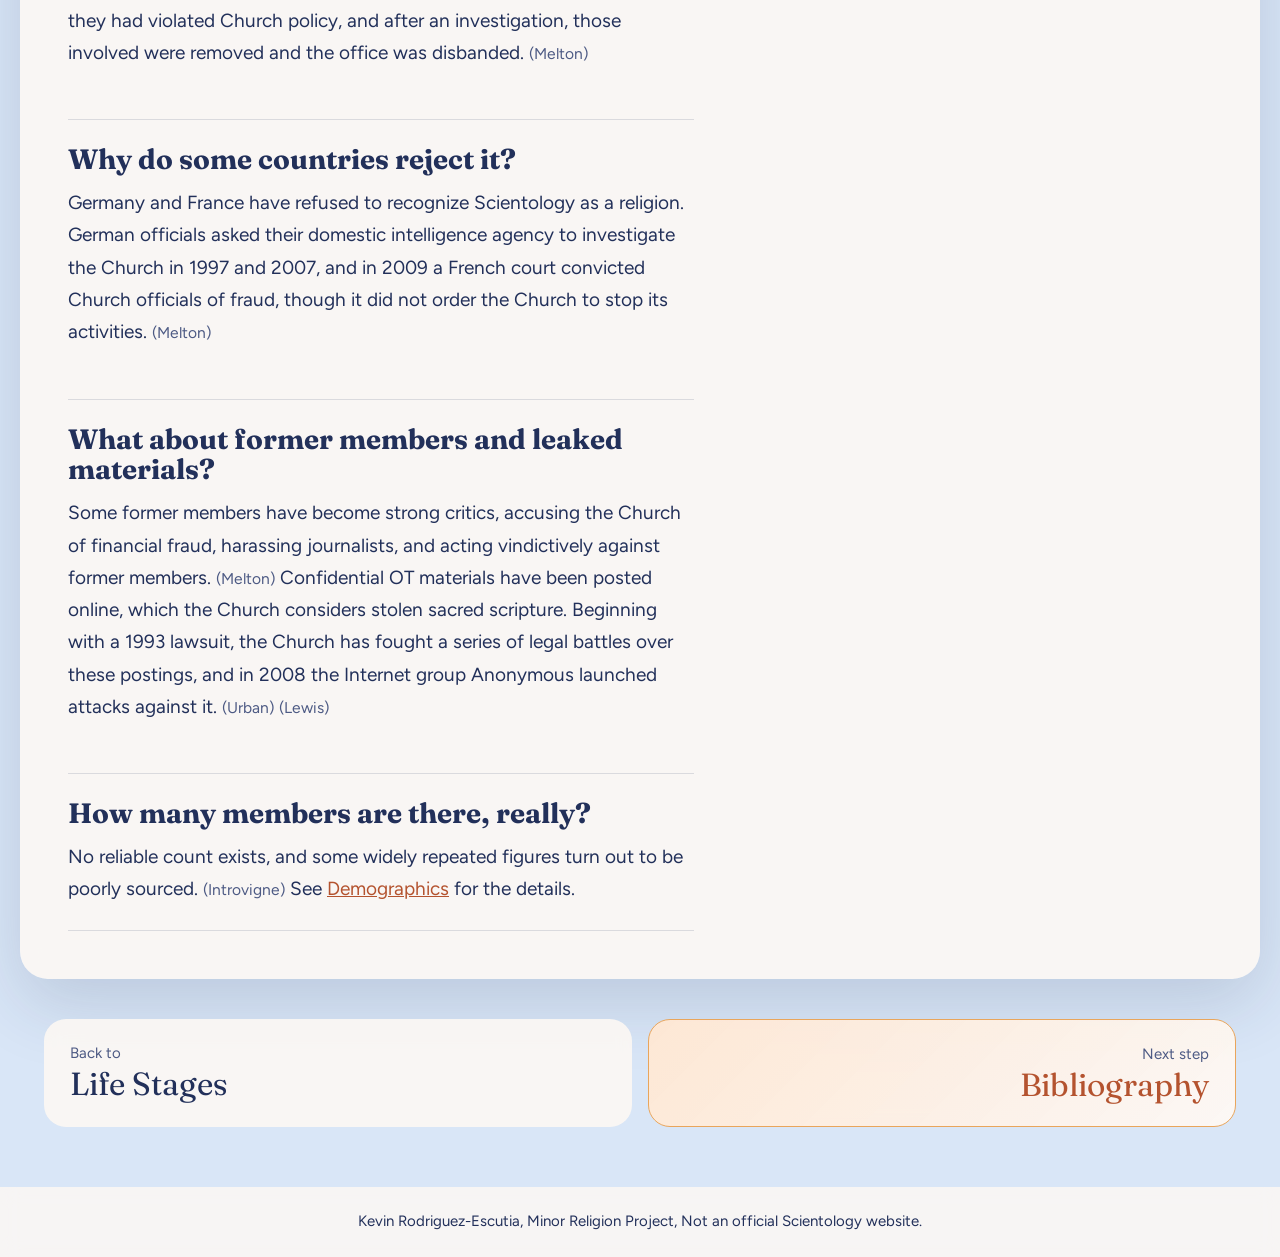
<file: issues.html>
<!DOCTYPE html>
<html lang="en">
<head>
  <meta charset="UTF-8">
  <meta name="viewport" content="width=device-width, initial-scale=1.0">
  <title>Issues | What is Scientology?</title>
  <link rel="preconnect" href="https://fonts.googleapis.com">
  <link rel="preconnect" href="https://fonts.gstatic.com" crossorigin>
  <link href="https://fonts.googleapis.com/css2?family=Fraunces:ital,opsz,wght@0,9..144,600;0,9..144,700;0,9..144,800;1,9..144,500&family=Figtree:wght@400;600&display=swap" rel="stylesheet">
  <link rel="stylesheet" href="style.css">
</head>
<body>
  <header class="topbar">
    <div class="topbar-inner">
      <a class="site-title" href="index.html">What is Scientology?</a>
      <nav aria-label="Sections">
        <ul>
          <li><a href="index.html">Home</a></li>
          <li><a href="overview.html">Overview</a></li>
          <li><a href="founder.html">Founder</a></li>
          <li><a href="beliefs.html">Beliefs</a></li>
          <li><a href="demographics.html">Demographics</a></li>
          <li><a href="texts.html">Texts</a></li>
          <li><a href="symbols.html">Symbols</a></li>
          <li><a href="life-stages.html">Life Stages</a></li>
          <li><a href="issues.html" class=active>Issues</a></li>
          <li><a href="bibliography.html">Bibliography</a></li>
        </ul>
      </nav>
    </div>
  </header>
  <section class="page-hero">
    <div class="page-hero-inner">
      <p class="step-count">Step 8 of 9</p>
      <h1>Issues</h1>
      <p class="sub">Controversy, criticism, and the Church's response</p>
      <div class="progress" aria-hidden="true"><span style="width:89%"></span></div>
    </div>
  </section>
  <main class="content">
    <div class="text-col">
      <p class="lead">Scientology has been the subject of controversy since its earliest days. <span class="cite">(Melton)</span> Each issue below presents the criticism alongside the Church's position.</p>
      <div class="issue"><h2>Why does the Church oppose psychiatry?</h2><p>When Dianetics was introduced as a "mental therapy," physicians and psychiatrists accused the Church of practicing medicine without a license. Church leaders answered that psychiatry denies the spiritual side of human nature. This began a long conflict with the American Psychiatric Association over consciousness-altering drugs and procedures like lobotomies, carried on today by the Church's Citizens Commission on Human Rights. <span class="cite">(Melton)</span></p></div>
      <div class="issue"><h2>Is it really a religion?</h2><p>In 1958 the IRS began revoking the tax-exempt status of Scientology churches, partly because they sold counseling courses, and in 1963 the FDA raided the Church in Washington, D.C., and seized its E-meters. <span class="cite">(Melton)</span> Some scholars argue Hubbard emphasized religion for practical reasons; scholar James R. Lewis concludes that, whatever Hubbard intended, Scientology became a religion nevertheless. <span class="cite">(Lewis)</span> In 1993 the Church won its fight with the IRS, ending the longest investigation in IRS history, which the Church saw as vindication. <span class="cite">(Melton)</span></p></div>
      <div class="issue"><h2>What was the Guardian's Office?</h2><p>In 1966 the Church created the Guardian's Office to defend itself. Some of its leaders approved a plan to infiltrate U.S. government agencies, and its agents were arrested in 1979 and convicted. According to the Church, they had violated Church policy, and after an investigation, those involved were removed and the office was disbanded. <span class="cite">(Melton)</span></p></div>
      <div class="issue"><h2>Why do some countries reject it?</h2><p>Germany and France have refused to recognize Scientology as a religion. German officials asked their domestic intelligence agency to investigate the Church in 1997 and 2007, and in 2009 a French court convicted Church officials of fraud, though it did not order the Church to stop its activities. <span class="cite">(Melton)</span></p></div>
      <div class="issue"><h2>What about former members and leaked materials?</h2><p>Some former members have become strong critics, accusing the Church of financial fraud, harassing journalists, and acting vindictively against former members. <span class="cite">(Melton)</span> Confidential OT materials have been posted online, which the Church considers stolen sacred scripture. Beginning with a 1993 lawsuit, the Church has fought a series of legal battles over these postings, and in 2008 the Internet group Anonymous launched attacks against it. <span class="cite">(Urban)</span> <span class="cite">(Lewis)</span></p></div>
      <div class="issue"><h2>How many members are there, really?</h2><p>No reliable count exists, and some widely repeated figures turn out to be poorly sourced. <span class="cite">(Introvigne)</span> See <a href="demographics.html">Demographics</a> for the details.</p></div>
    </div>
    <aside class="side-col">
      <figure>
        <img src="images/building-side.jpg" alt="Side view of the Church of Scientology of Atlanta building">
        <figcaption>The Church of Scientology of Atlanta. Photographed during a site visit.</figcaption>
      </figure>
    </aside>
  </main>
  <div class="next-stop">
    <a href="life-stages.html"><div class="lbl">Back to</div><div class="ttl">Life Stages</div></a>
    <a class="fwd" href="bibliography.html"><div class="lbl">Next step</div><div class="ttl">Bibliography</div></a>
  </div>
  <footer>Kevin Rodriguez-Escutia, Minor Religion Project, Not an official Scientology website.</footer>
</body>
</html>
</file>
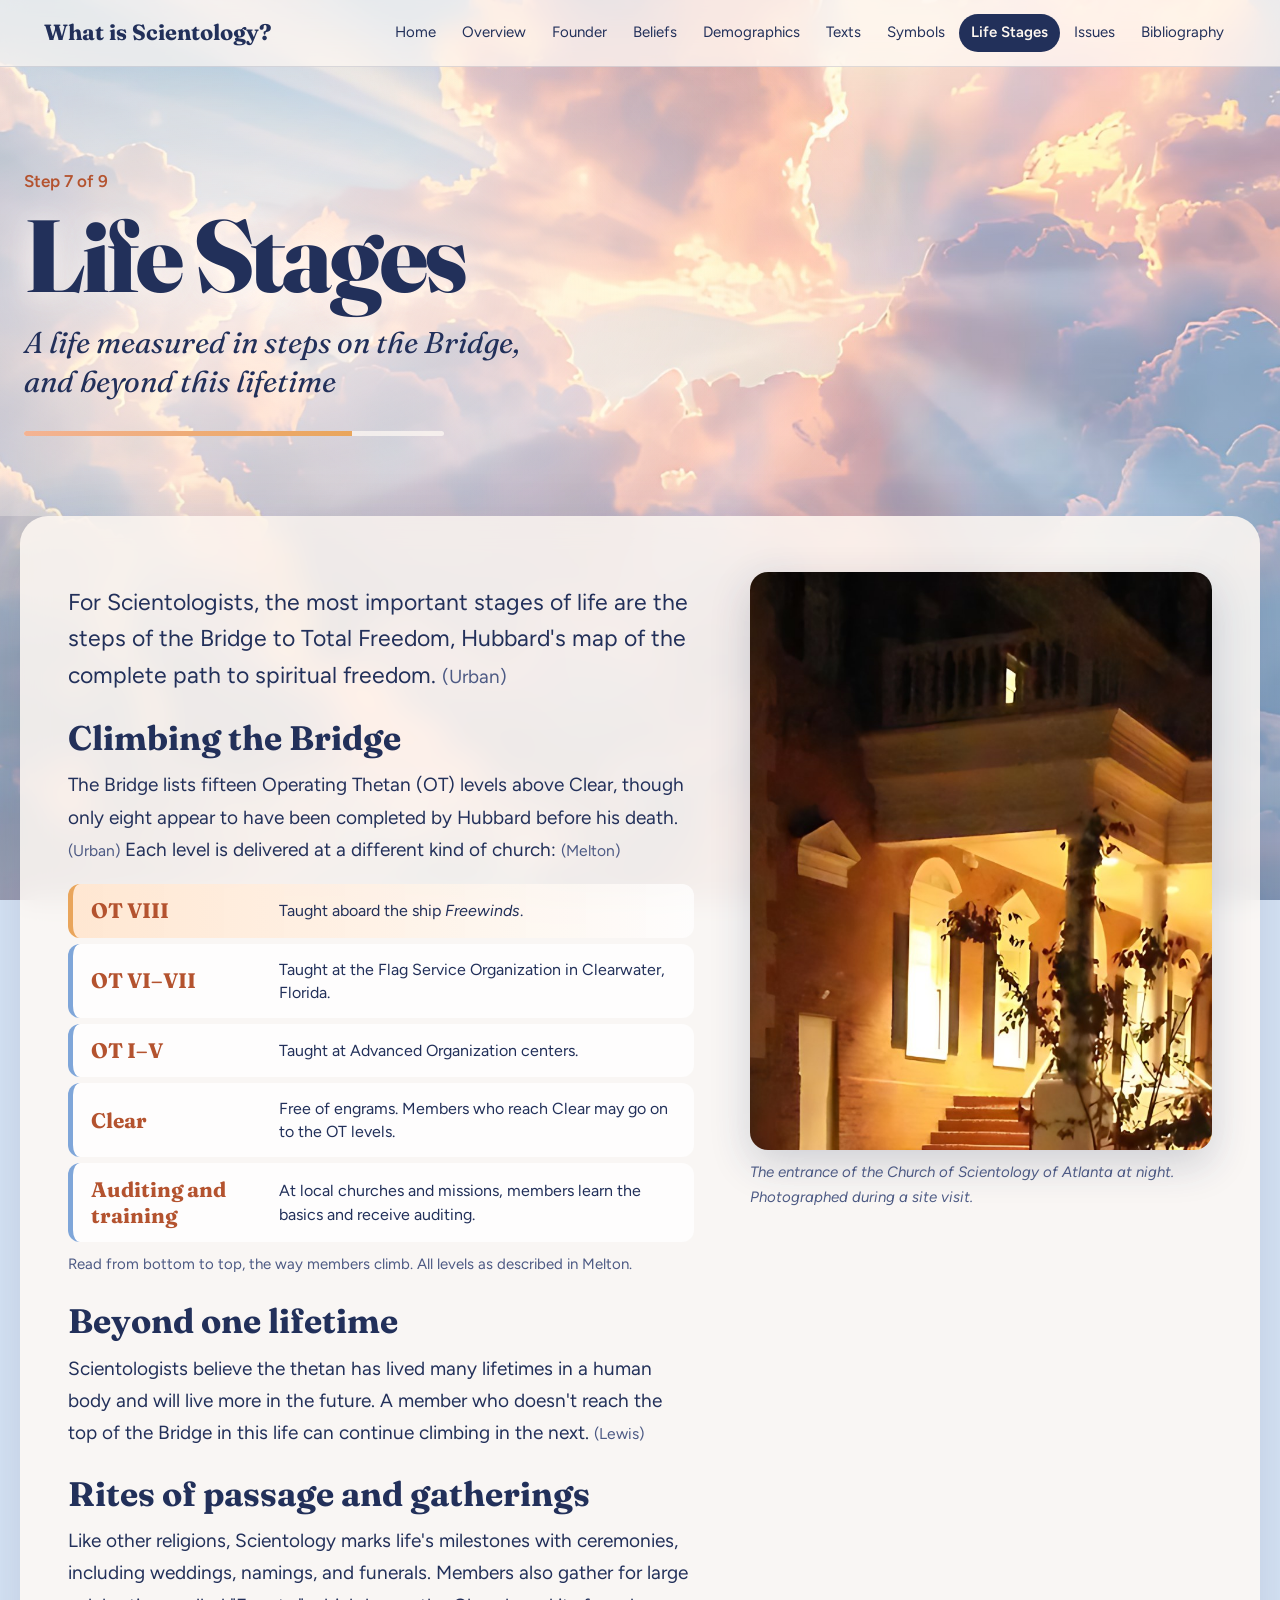
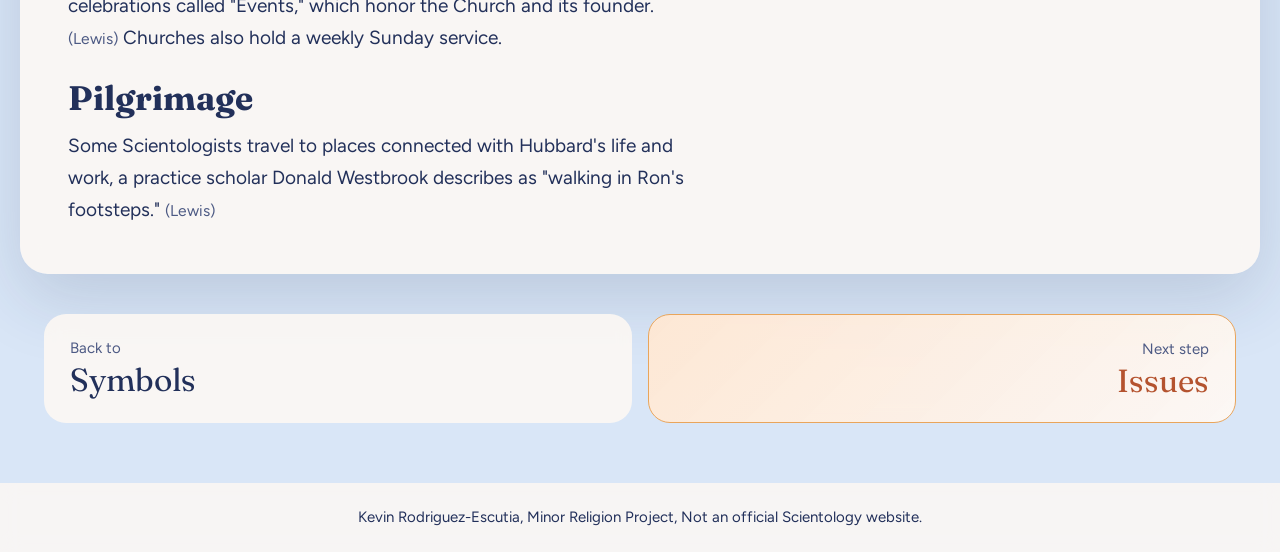
<file: life-stages.html>
<!DOCTYPE html>
<html lang="en">
<head>
  <meta charset="UTF-8">
  <meta name="viewport" content="width=device-width, initial-scale=1.0">
  <title>Life Stages | What is Scientology?</title>
  <link rel="preconnect" href="https://fonts.googleapis.com">
  <link rel="preconnect" href="https://fonts.gstatic.com" crossorigin>
  <link href="https://fonts.googleapis.com/css2?family=Fraunces:ital,opsz,wght@0,9..144,600;0,9..144,700;0,9..144,800;1,9..144,500&family=Figtree:wght@400;600&display=swap" rel="stylesheet">
  <link rel="stylesheet" href="style.css">
</head>
<body>
  <header class="topbar">
    <div class="topbar-inner">
      <a class="site-title" href="index.html">What is Scientology?</a>
      <nav aria-label="Sections">
        <ul>
          <li><a href="index.html">Home</a></li>
          <li><a href="overview.html">Overview</a></li>
          <li><a href="founder.html">Founder</a></li>
          <li><a href="beliefs.html">Beliefs</a></li>
          <li><a href="demographics.html">Demographics</a></li>
          <li><a href="texts.html">Texts</a></li>
          <li><a href="symbols.html">Symbols</a></li>
          <li><a href="life-stages.html" class=active>Life Stages</a></li>
          <li><a href="issues.html">Issues</a></li>
          <li><a href="bibliography.html">Bibliography</a></li>
        </ul>
      </nav>
    </div>
  </header>
  <section class="page-hero">
    <div class="page-hero-inner">
      <p class="step-count">Step 7 of 9</p>
      <h1>Life Stages</h1>
      <p class="sub">A life measured in steps on the Bridge, and beyond this lifetime</p>
      <div class="progress" aria-hidden="true"><span style="width:78%"></span></div>
    </div>
  </section>
  <main class="content">
    <div class="text-col">
      <p class="lead">For Scientologists, the most important stages of life are the steps of the Bridge to Total Freedom, Hubbard's map of the complete path to spiritual freedom. <span class="cite">(Urban)</span></p>
      <h2>Climbing the Bridge</h2>
      <p>The Bridge lists fifteen Operating Thetan (OT) levels above Clear, though only eight appear to have been completed by Hubbard before his death. <span class="cite">(Urban)</span> Each level is delivered at a different kind of church: <span class="cite">(Melton)</span></p>
      <div class="ladder">
        <div class="rung"><b>Auditing and training</b><span>At local churches and missions, members learn the basics and receive auditing.</span></div>
        <div class="rung"><b>Clear</b><span>Free of engrams. Members who reach Clear may go on to the OT levels.</span></div>
        <div class="rung"><b>OT I&ndash;V</b><span>Taught at Advanced Organization centers.</span></div>
        <div class="rung"><b>OT VI&ndash;VII</b><span>Taught at the Flag Service Organization in Clearwater, Florida.</span></div>
        <div class="rung top"><b>OT VIII</b><span>Taught aboard the ship <em>Freewinds</em>.</span></div>
      </div>
      <p class="fine" style="margin-top:10px">Read from bottom to top, the way members climb. All levels as described in Melton.</p>
      <h2>Beyond one lifetime</h2>
      <p>Scientologists believe the thetan has lived many lifetimes in a human body and will live more in the future. A member who doesn't reach the top of the Bridge in this life can continue climbing in the next. <span class="cite">(Lewis)</span></p>
      <h2>Rites of passage and gatherings</h2>
      <p>Like other religions, Scientology marks life's milestones with ceremonies, including weddings, namings, and funerals. Members also gather for large celebrations called "Events," which honor the Church and its founder. <span class="cite">(Lewis)</span> Churches also hold a weekly Sunday service.</p>
      <h2>Pilgrimage</h2>
      <p>Some Scientologists travel to places connected with Hubbard's life and work, a practice scholar Donald Westbrook describes as "walking in Ron's footsteps." <span class="cite">(Lewis)</span></p>
    </div>
    <aside class="side-col">
      <figure>
        <img src="images/entrance-steps-night.jpg" alt="Lit entrance steps of the Atlanta church at night">
        <figcaption>The entrance of the Church of Scientology of Atlanta at night. Photographed during a site visit.</figcaption>
      </figure>
    </aside>
  </main>
  <div class="next-stop">
    <a href="symbols.html"><div class="lbl">Back to</div><div class="ttl">Symbols</div></a>
    <a class="fwd" href="issues.html"><div class="lbl">Next step</div><div class="ttl">Issues</div></a>
  </div>
  <footer>Kevin Rodriguez-Escutia, Minor Religion Project, Not an official Scientology website.</footer>
</body>
</html>
</file>
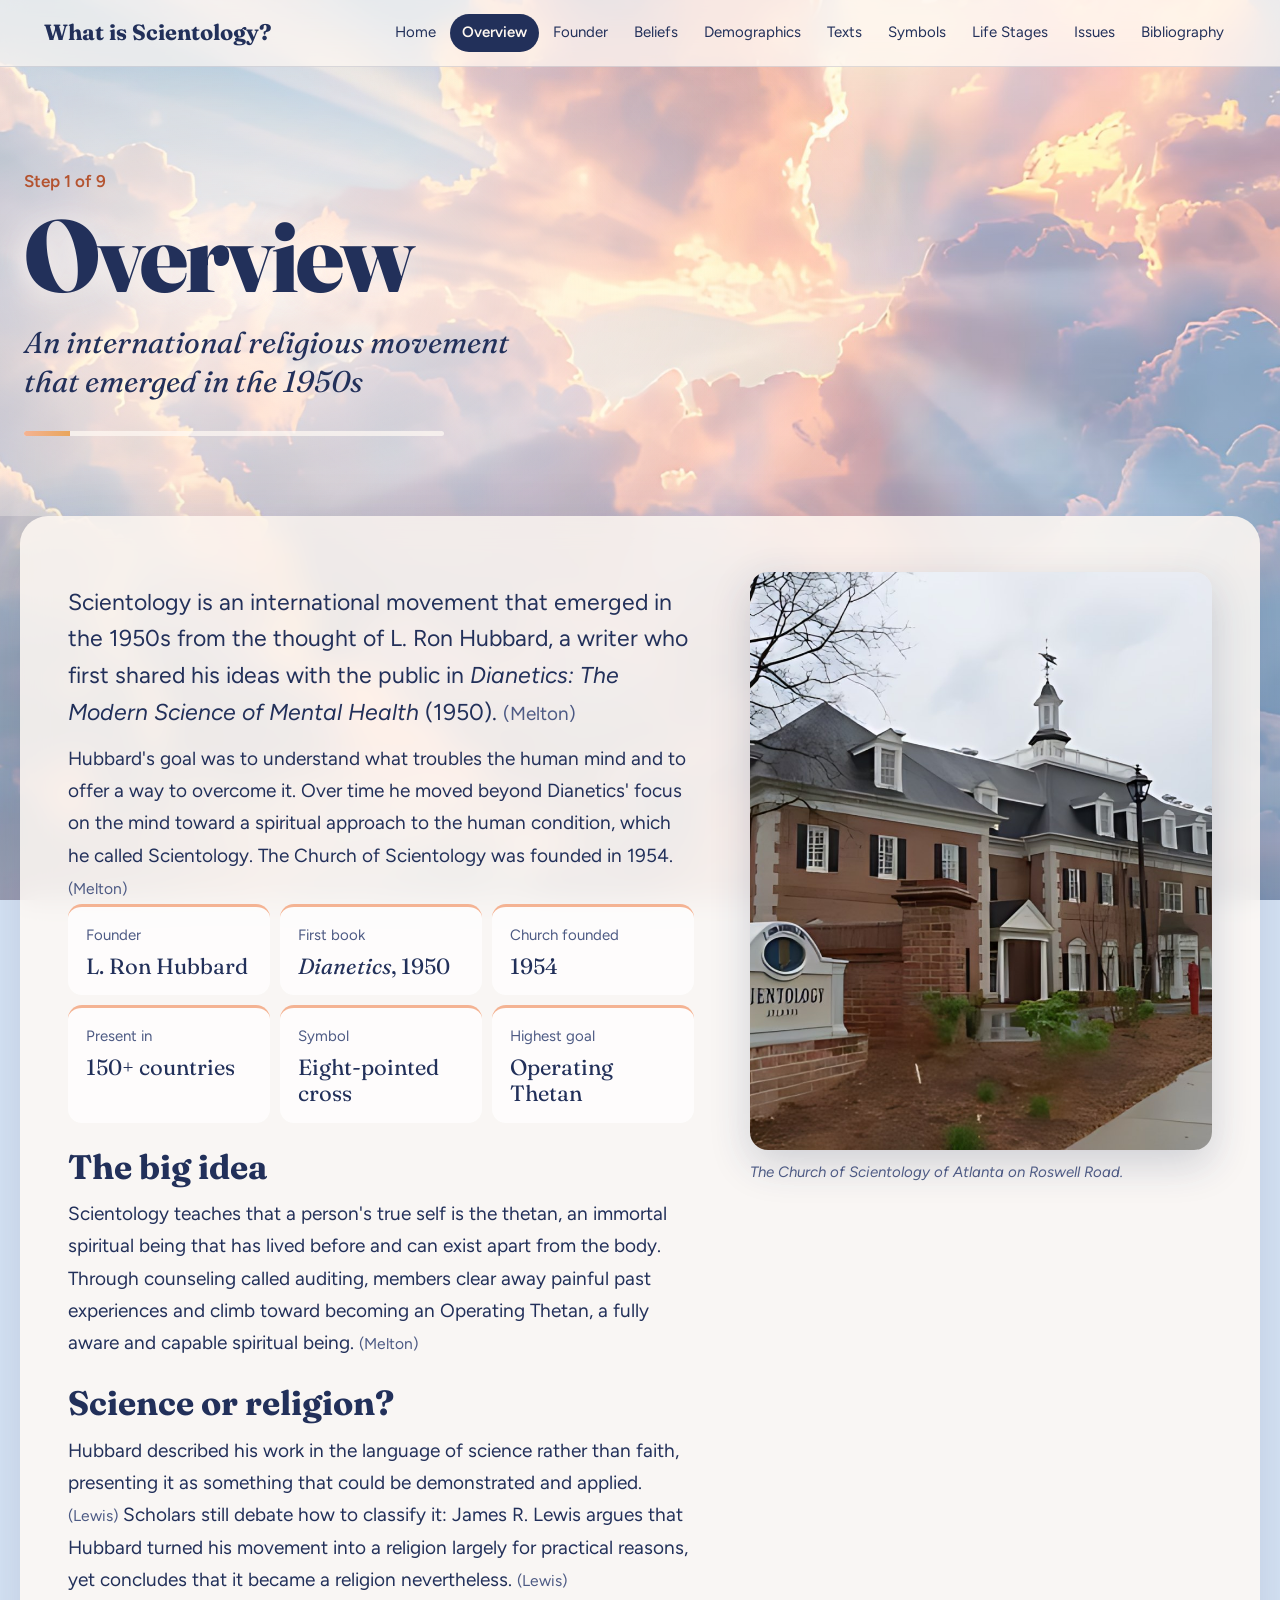
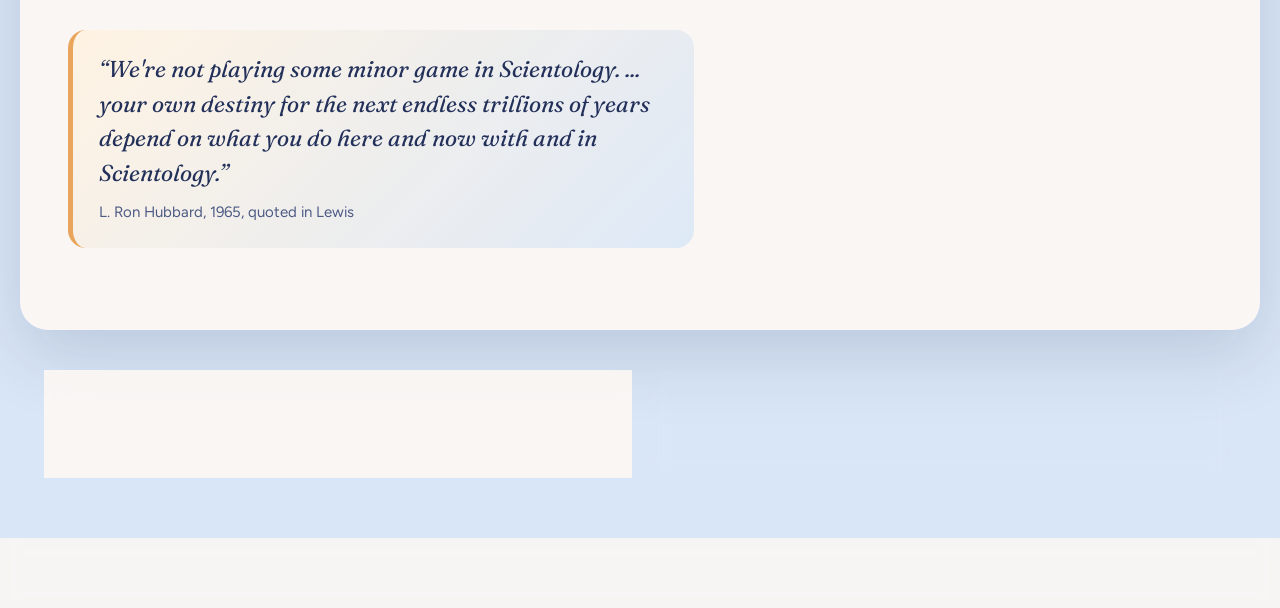
<file: overview.html>
<!DOCTYPE html>
<html lang="en">
<head>
  <meta charset="UTF-8">
  <meta name="viewport" content="width=device-width, initial-scale=1.0">
  <title>Overview | What is Scientology?</title>
  <link rel="preconnect" href="https://fonts.googleapis.com">
  <link rel="preconnect" href="https://fonts.gstatic.com" crossorigin>
  <link href="https://fonts.googleapis.com/css2?family=Fraunces:ital,opsz,wght@0,9..144,600;0,9..144,700;0,9..144,800;1,9..144,500&family=Figtree:wght@400;600&display=swap" rel="stylesheet">
  <link rel="stylesheet" href="style.css">
</head>
<body>
  <header class="topbar">
    <div class="topbar-inner">
      <a class="site-title" href="index.html">What is Scientology?</a>
      <nav aria-label="Sections">
        <ul>
          <li><a href="index.html">Home</a></li>
          <li><a href="overview.html" class=active>Overview</a></li>
          <li><a href="founder.html">Founder</a></li>
          <li><a href="beliefs.html">Beliefs</a></li>
          <li><a href="demographics.html">Demographics</a></li>
          <li><a href="texts.html">Texts</a></li>
          <li><a href="symbols.html">Symbols</a></li>
          <li><a href="life-stages.html">Life Stages</a></li>
          <li><a href="issues.html">Issues</a></li>
          <li><a href="bibliography.html">Bibliography</a></li>
        </ul>
      </nav>
    </div>
  </header>
  <section class="page-hero">
    <div class="page-hero-inner">
      <p class="step-count">Step 1 of 9</p>
      <h1>Overview</h1>
      <p class="sub">An international religious movement that emerged in the 1950s</p>
      <div class="progress" aria-hidden="true"><span style="width:11%"></span></div>
    </div>
  </section>
  <main class="content">
    <div class="text-col">
      <p class="lead">Scientology is an international movement that emerged in the 1950s from the thought of L. Ron Hubbard, a writer who first shared his ideas with the public in <em>Dianetics: The Modern Science of Mental Health</em> (1950). <span class="cite">(Melton)</span></p>
      <p>Hubbard's goal was to understand what troubles the human mind and to offer a way to overcome it. Over time he moved beyond Dianetics' focus on the mind toward a spiritual approach to the human condition, which he called Scientology. The Church of Scientology was founded in 1954. <span class="cite">(Melton)</span></p>
      <dl class="facts">
        <div><dt>Founder</dt><dd>L. Ron Hubbard</dd></div>
        <div><dt>First book</dt><dd><em>Dianetics</em>, 1950</dd></div>
        <div><dt>Church founded</dt><dd>1954</dd></div>
        <div><dt>Present in</dt><dd>150+ countries</dd></div>
        <div><dt>Symbol</dt><dd>Eight-pointed cross</dd></div>
        <div><dt>Highest goal</dt><dd>Operating Thetan</dd></div>
      </dl>
      <h2>The big idea</h2>
      <p>Scientology teaches that a person's true self is the thetan, an immortal spiritual being that has lived before and can exist apart from the body. Through counseling called auditing, members clear away painful past experiences and climb toward becoming an Operating Thetan, a fully aware and capable spiritual being. <span class="cite">(Melton)</span></p>
      <h2>Science or religion?</h2>
      <p>Hubbard described his work in the language of science rather than faith, presenting it as something that could be demonstrated and applied. <span class="cite">(Lewis)</span> Scholars still debate how to classify it: James R. Lewis argues that Hubbard turned his movement into a religion largely for practical reasons, yet concludes that it became a religion nevertheless. <span class="cite">(Lewis)</span></p>
      <div class="pull">
        <p>&ldquo;We're not playing some minor game in Scientology. ... your own destiny for the next endless trillions of years depend on what you do here and now with and in Scientology.&rdquo;</p>
        <div class="by">L. Ron Hubbard, 1965, quoted in Lewis</div>
      </div>
    </div>
    <aside class="side-col">
      <figure>
        <img src="images/exterior-day.jpg" alt="Brick exterior of the Church of Scientology of Atlanta with its entrance sign">
        <figcaption>The Church of Scientology of Atlanta on Roswell Road.</figcaption>
      </figure>
    </aside>
  </main>
  <div class="next-stop">
    <a href="index.html"><div class="lbl">Back to</div><div class="ttl">Home</div></a>
    <a class="fwd" href="founder.html"><div class="lbl">Next step</div><div class="ttl">Founder</div></a>
  </div>
  <footer>Kevin Rodriguez-Escutia, Minor Religion Project, Not an official Scientology website.</footer>
</body>
</html>
</file>
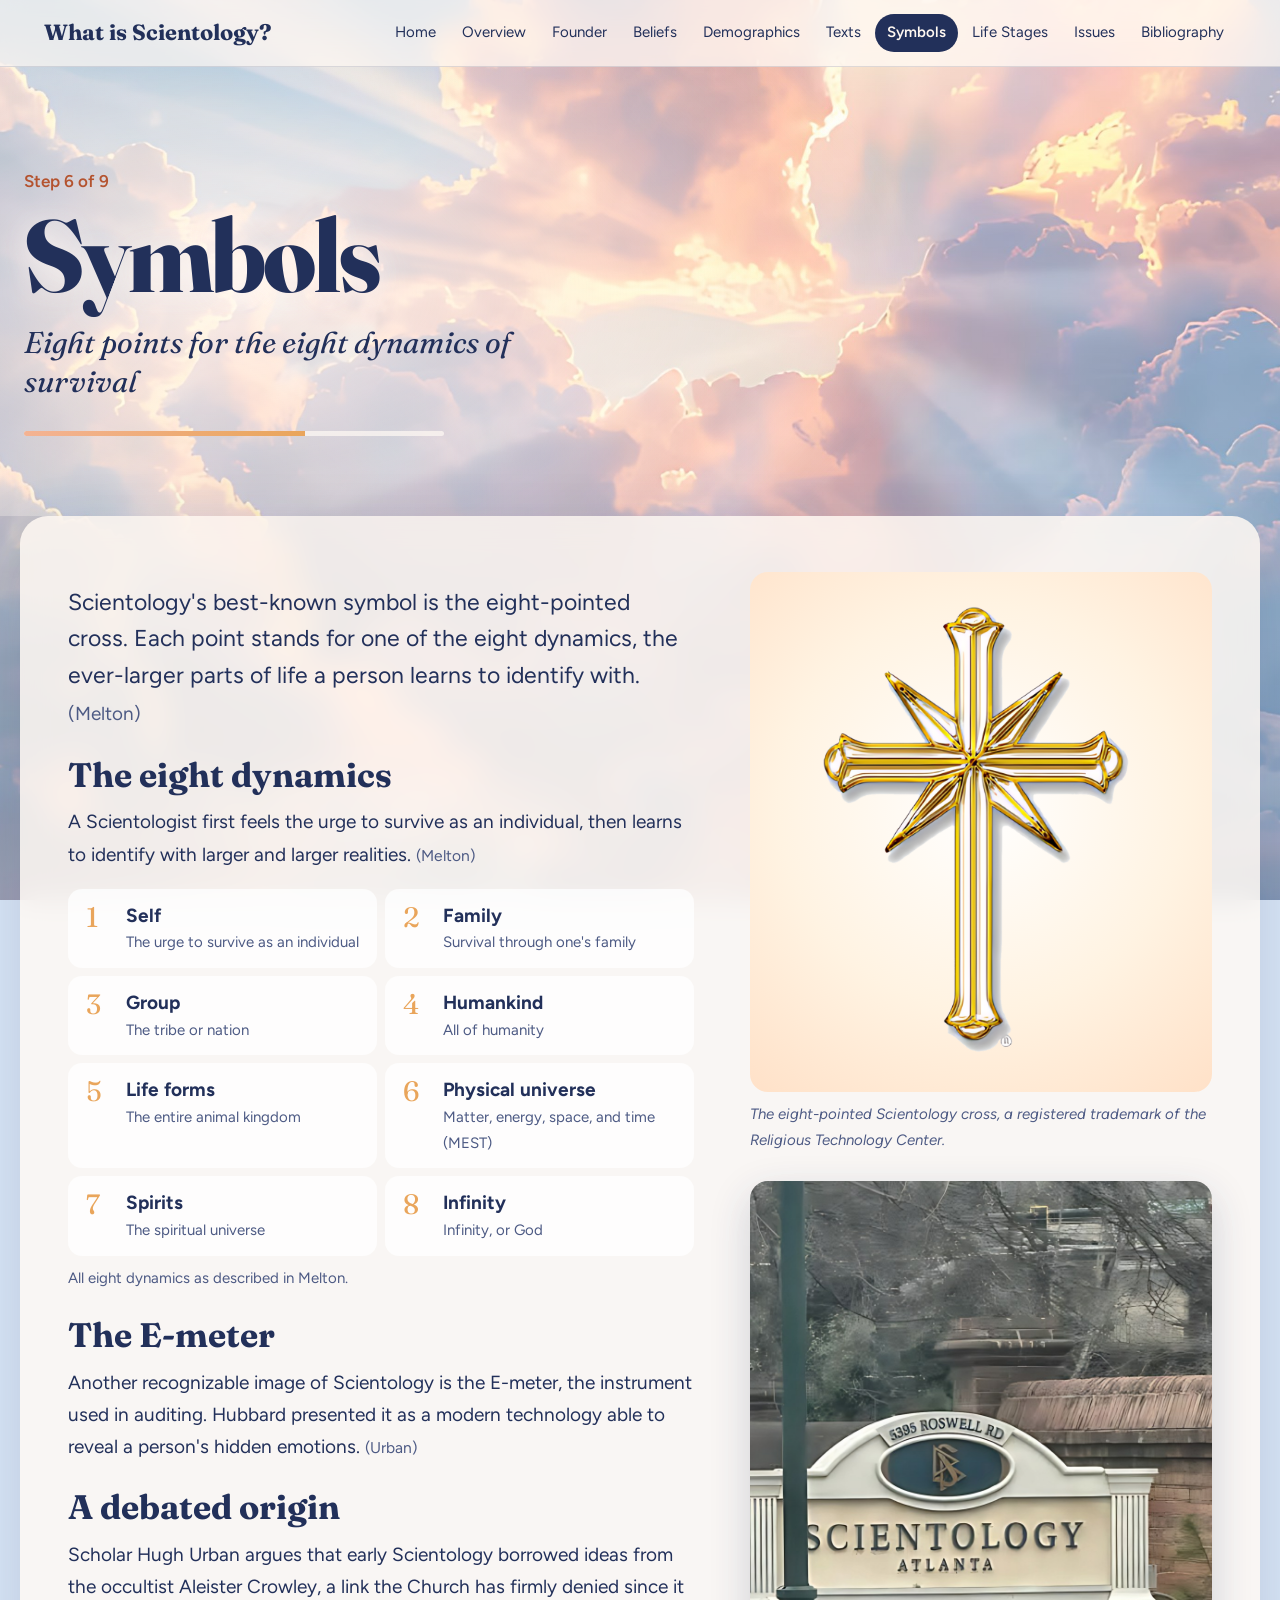
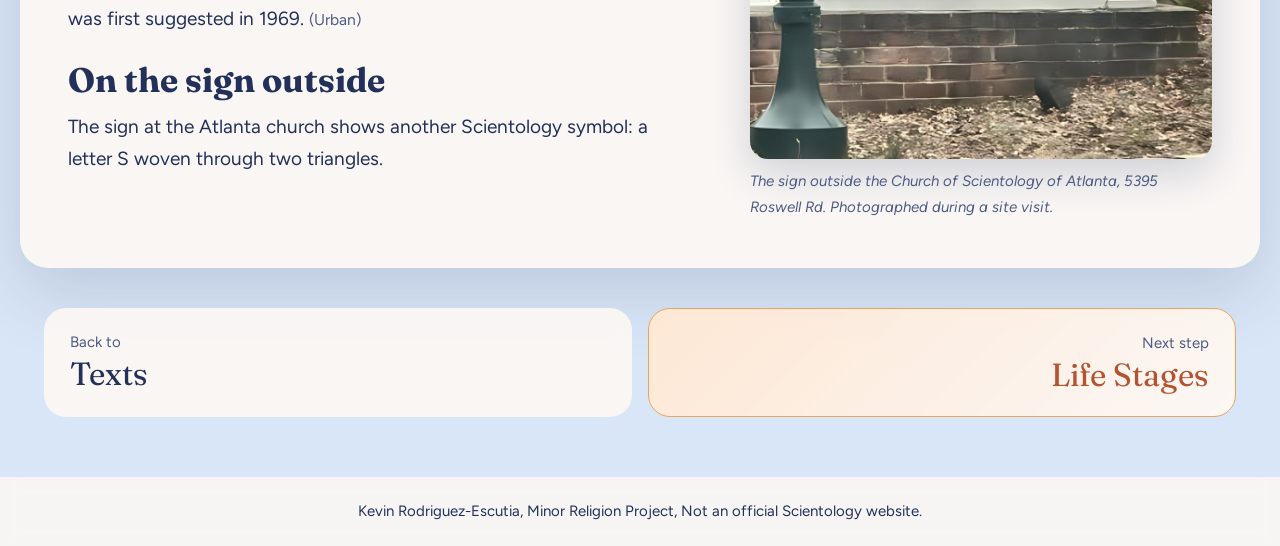
<file: symbols.html>
<!DOCTYPE html>
<html lang="en">
<head>
  <meta charset="UTF-8">
  <meta name="viewport" content="width=device-width, initial-scale=1.0">
  <title>Symbols | What is Scientology?</title>
  <link rel="preconnect" href="https://fonts.googleapis.com">
  <link rel="preconnect" href="https://fonts.gstatic.com" crossorigin>
  <link href="https://fonts.googleapis.com/css2?family=Fraunces:ital,opsz,wght@0,9..144,600;0,9..144,700;0,9..144,800;1,9..144,500&family=Figtree:wght@400;600&display=swap" rel="stylesheet">
  <link rel="stylesheet" href="style.css">
</head>
<body>
  <header class="topbar">
    <div class="topbar-inner">
      <a class="site-title" href="index.html">What is Scientology?</a>
      <nav aria-label="Sections">
        <ul>
          <li><a href="index.html">Home</a></li>
          <li><a href="overview.html">Overview</a></li>
          <li><a href="founder.html">Founder</a></li>
          <li><a href="beliefs.html">Beliefs</a></li>
          <li><a href="demographics.html">Demographics</a></li>
          <li><a href="texts.html">Texts</a></li>
          <li><a href="symbols.html" class=active>Symbols</a></li>
          <li><a href="life-stages.html">Life Stages</a></li>
          <li><a href="issues.html">Issues</a></li>
          <li><a href="bibliography.html">Bibliography</a></li>
        </ul>
      </nav>
    </div>
  </header>
  <section class="page-hero">
    <div class="page-hero-inner">
      <p class="step-count">Step 6 of 9</p>
      <h1>Symbols</h1>
      <p class="sub">Eight points for the eight dynamics of survival</p>
      <div class="progress" aria-hidden="true"><span style="width:67%"></span></div>
    </div>
  </section>
  <main class="content">
    <div class="text-col">
      <p class="lead">Scientology's best-known symbol is the eight-pointed cross. Each point stands for one of the eight dynamics, the ever-larger parts of life a person learns to identify with. <span class="cite">(Melton)</span></p>
      <h2>The eight dynamics</h2>
      <p>A Scientologist first feels the urge to survive as an individual, then learns to identify with larger and larger realities. <span class="cite">(Melton)</span></p>
      <ol class="dynamics">
        <li><b>Self</b><span>The urge to survive as an individual</span></li>
        <li><b>Family</b><span>Survival through one's family</span></li>
        <li><b>Group</b><span>The tribe or nation</span></li>
        <li><b>Humankind</b><span>All of humanity</span></li>
        <li><b>Life forms</b><span>The entire animal kingdom</span></li>
        <li><b>Physical universe</b><span>Matter, energy, space, and time (MEST)</span></li>
        <li><b>Spirits</b><span>The spiritual universe</span></li>
        <li><b>Infinity</b><span>Infinity, or God</span></li>
      </ol>
      <p class="fine" style="margin-top:10px">All eight dynamics as described in Melton.</p>
      <h2>The E-meter</h2>
      <p>Another recognizable image of Scientology is the E-meter, the instrument used in auditing. Hubbard presented it as a modern technology able to reveal a person's hidden emotions. <span class="cite">(Urban)</span></p>
      <h2>A debated origin</h2>
      <p>Scholar Hugh Urban argues that early Scientology borrowed ideas from the occultist Aleister Crowley, a link the Church has firmly denied since it was first suggested in 1969. <span class="cite">(Urban)</span></p>
      <h2>On the sign outside</h2>
      <p>The sign at the Atlanta church shows another Scientology symbol: a letter S woven through two triangles.</p>
    </div>
    <aside class="side-col">
      <figure class="emblem">
        <img src="images/cross.png" alt="The gold eight-pointed Scientology cross">
        <figcaption>The eight-pointed Scientology cross, a registered trademark of the Religious Technology Center.</figcaption>
      </figure>
      <figure>
        <img src="images/sign-roswell-rd.jpg" alt="Scientology Atlanta sign at 5395 Roswell Road showing the S and double triangle symbol">
        <figcaption>The sign outside the Church of Scientology of Atlanta, 5395 Roswell Rd. Photographed during a site visit.</figcaption>
      </figure>
    </aside>
  </main>
  <div class="next-stop">
    <a href="texts.html"><div class="lbl">Back to</div><div class="ttl">Texts</div></a>
    <a class="fwd" href="life-stages.html"><div class="lbl">Next step</div><div class="ttl">Life Stages</div></a>
  </div>
  <footer>Kevin Rodriguez-Escutia, Minor Religion Project, Not an official Scientology website.</footer>
</body>
</html>
</file>
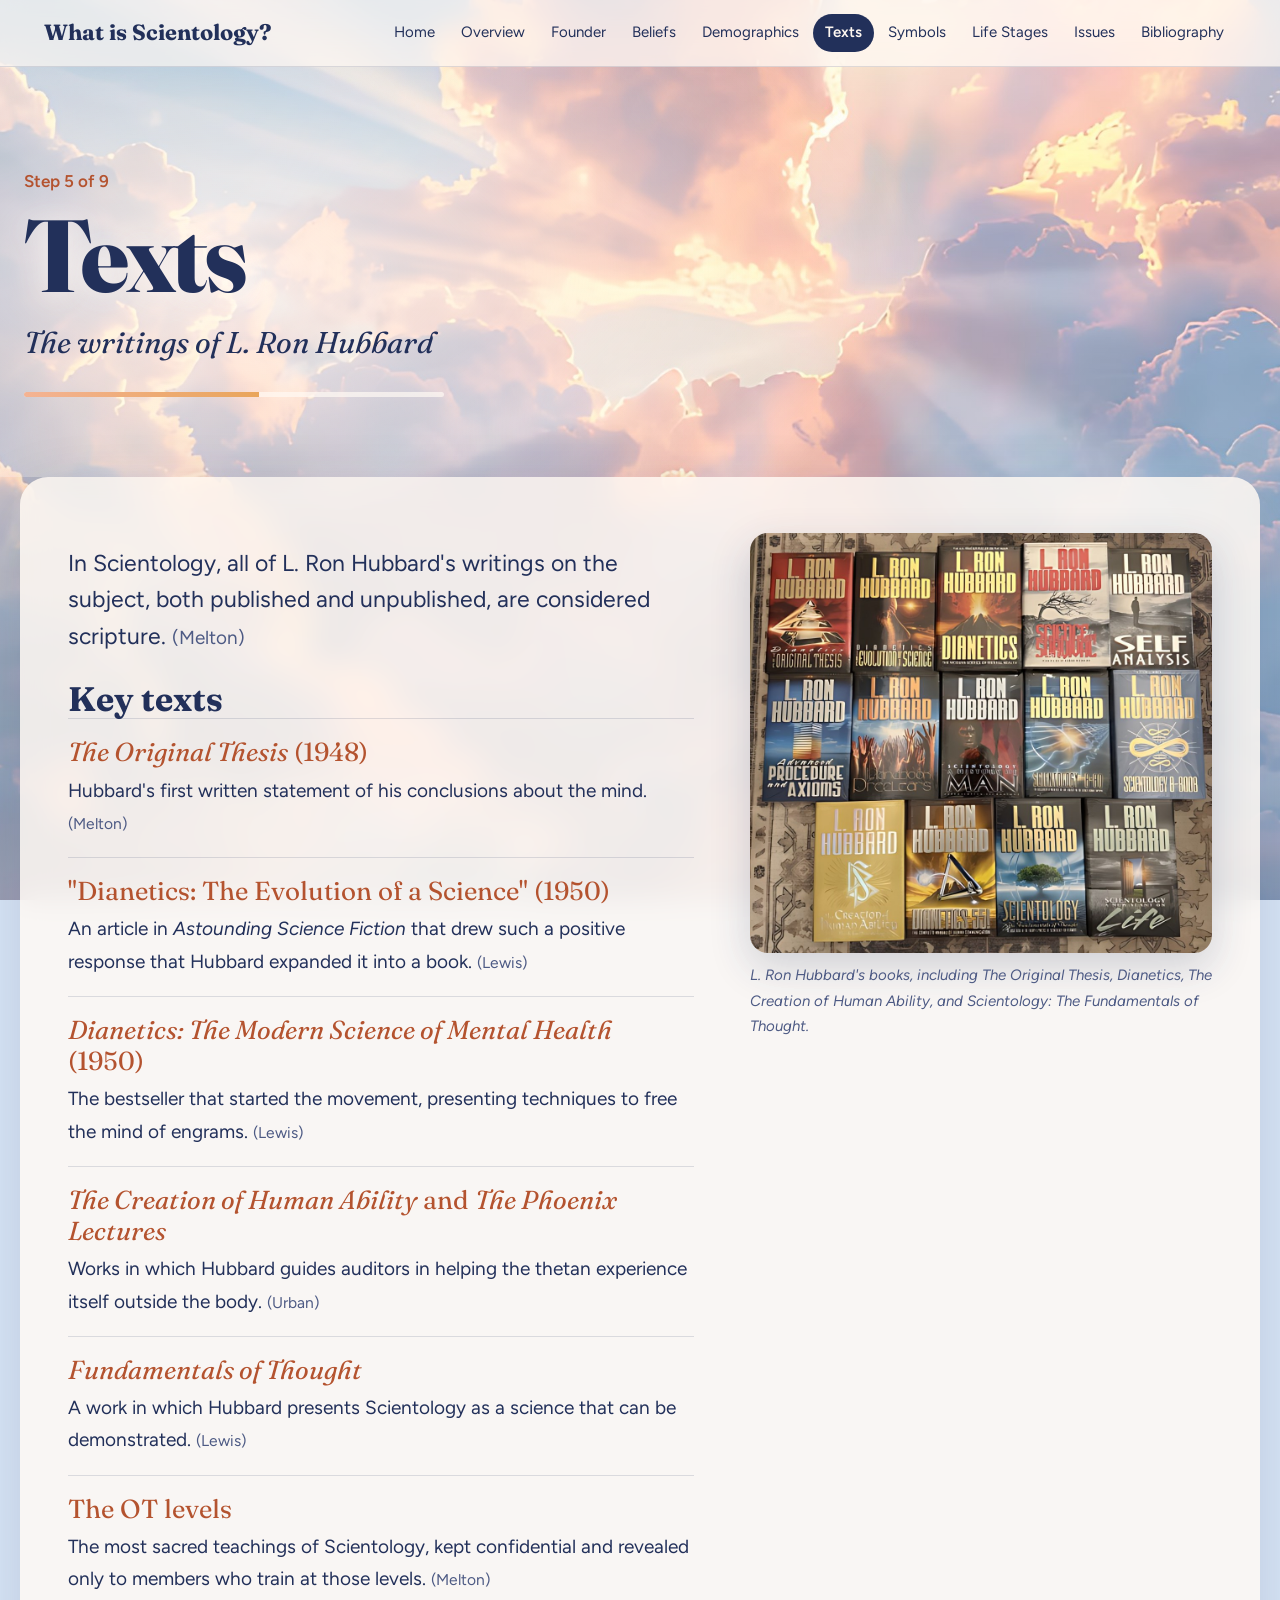
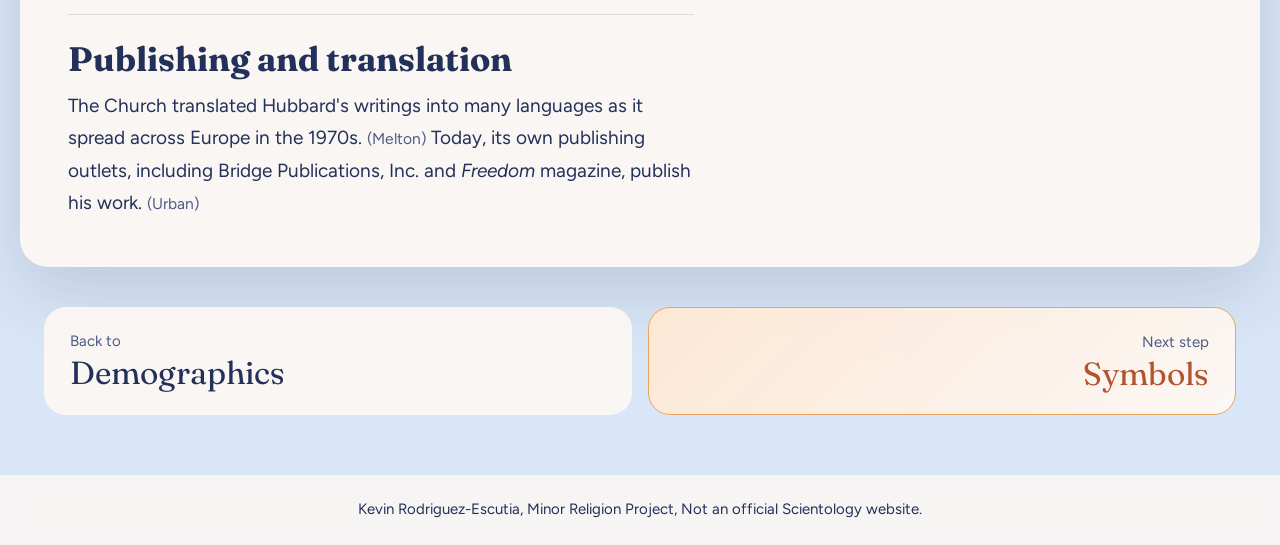
<file: texts.html>
<!DOCTYPE html>
<html lang="en">
<head>
  <meta charset="UTF-8">
  <meta name="viewport" content="width=device-width, initial-scale=1.0">
  <title>Texts | What is Scientology?</title>
  <link rel="preconnect" href="https://fonts.googleapis.com">
  <link rel="preconnect" href="https://fonts.gstatic.com" crossorigin>
  <link href="https://fonts.googleapis.com/css2?family=Fraunces:ital,opsz,wght@0,9..144,600;0,9..144,700;0,9..144,800;1,9..144,500&family=Figtree:wght@400;600&display=swap" rel="stylesheet">
  <link rel="stylesheet" href="style.css">
</head>
<body>
  <header class="topbar">
    <div class="topbar-inner">
      <a class="site-title" href="index.html">What is Scientology?</a>
      <nav aria-label="Sections">
        <ul>
          <li><a href="index.html">Home</a></li>
          <li><a href="overview.html">Overview</a></li>
          <li><a href="founder.html">Founder</a></li>
          <li><a href="beliefs.html">Beliefs</a></li>
          <li><a href="demographics.html">Demographics</a></li>
          <li><a href="texts.html" class=active>Texts</a></li>
          <li><a href="symbols.html">Symbols</a></li>
          <li><a href="life-stages.html">Life Stages</a></li>
          <li><a href="issues.html">Issues</a></li>
          <li><a href="bibliography.html">Bibliography</a></li>
        </ul>
      </nav>
    </div>
  </header>
  <section class="page-hero">
    <div class="page-hero-inner">
      <p class="step-count">Step 5 of 9</p>
      <h1>Texts</h1>
      <p class="sub">The writings of L. Ron Hubbard</p>
      <div class="progress" aria-hidden="true"><span style="width:56%"></span></div>
    </div>
  </section>
  <main class="content">
    <div class="text-col">
      <p class="lead">In Scientology, all of L. Ron Hubbard's writings on the subject, both published and unpublished, are considered scripture. <span class="cite">(Melton)</span></p>
      <h2>Key texts</h2>
      <dl class="terms">
        <div><dt><em>The Original Thesis</em> (1948)</dt><dd>Hubbard's first written statement of his conclusions about the mind. <span class="cite">(Melton)</span></dd></div>
        <div><dt>"Dianetics: The Evolution of a Science" (1950)</dt><dd>An article in <em>Astounding Science Fiction</em> that drew such a positive response that Hubbard expanded it into a book. <span class="cite">(Lewis)</span></dd></div>
        <div><dt><em>Dianetics: The Modern Science of Mental Health</em> (1950)</dt><dd>The bestseller that started the movement, presenting techniques to free the mind of engrams. <span class="cite">(Lewis)</span></dd></div>
        <div><dt><em>The Creation of Human Ability</em> and <em>The Phoenix Lectures</em></dt><dd>Works in which Hubbard guides auditors in helping the thetan experience itself outside the body. <span class="cite">(Urban)</span></dd></div>
        <div><dt><em>Fundamentals of Thought</em></dt><dd>A work in which Hubbard presents Scientology as a science that can be demonstrated. <span class="cite">(Lewis)</span></dd></div>
        <div><dt>The OT levels</dt><dd>The most sacred teachings of Scientology, kept confidential and revealed only to members who train at those levels. <span class="cite">(Melton)</span></dd></div>
      </dl>
      <h2>Publishing and translation</h2>
      <p>The Church translated Hubbard's writings into many languages as it spread across Europe in the 1970s. <span class="cite">(Melton)</span> Today, its own publishing outlets, including Bridge Publications, Inc. and <em>Freedom</em> magazine, publish his work. <span class="cite">(Urban)</span></p>
    </div>
    <aside class="side-col">
      <figure class="natural">
        <img src="images/dianetics.jpg" alt="Fourteen L. Ron Hubbard books laid out on a rug, including Dianetics and The Creation of Human Ability">
        <figcaption>L. Ron Hubbard's books, including <em>The Original Thesis</em>, <em>Dianetics</em>, <em>The Creation of Human Ability</em>, and <em>Scientology: The Fundamentals of Thought</em>.</figcaption>
      </figure>
    </aside>
  </main>
  <div class="next-stop">
    <a href="demographics.html"><div class="lbl">Back to</div><div class="ttl">Demographics</div></a>
    <a class="fwd" href="symbols.html"><div class="lbl">Next step</div><div class="ttl">Symbols</div></a>
  </div>
  <footer>Kevin Rodriguez-Escutia, Minor Religion Project, Not an official Scientology website.</footer>
</body>
</html>
</file>
<file: style.css>
/* ============================================================
   Sunset-cloud theme. Change these to restyle the whole site.
   ============================================================ */
:root {
  --ink: #22305a;          /* main text: deep twilight blue */
  --ink-soft: #4d5a84;     /* secondary text */
  --sky: #7fa6d9;          /* sky blue */
  --sky-pale: #d9e6f7;     /* pale sky */
  --peach: #f4b393;        /* sunset peach */
  --accent: #b4532f;       /* readable coral for headings/links */
  --gold: #e9a55b;         /* sunlit gold */
  --cream: #fff8f1;        /* cloud white */
  --glass: rgba(255, 249, 244, 0.84);
  --glass-strong: rgba(255, 249, 244, 0.93);
  --line: rgba(34, 48, 90, 0.14);
  --display: "Fraunces", Georgia, serif;
  --body: "Figtree", Arial, sans-serif;
}

* { box-sizing: border-box; }
html { scroll-behavior: smooth; }
@media (prefers-reduced-motion: reduce) { html { scroll-behavior: auto; } }

body {
  margin: 0;
  color: var(--ink);
  font-family: var(--body);
  font-size: 19px;
  line-height: 1.7;
  background: var(--sky-pale);
}
/* The clouds sit behind every page */
body::before {
  content: "";
  position: fixed; inset: 0; z-index: -1;
  background:
    linear-gradient(180deg, rgba(255,248,241,0.15) 0%, rgba(255,248,241,0.35) 100%),
    url("images/clouds.jpg") center / cover no-repeat,
    linear-gradient(180deg, #9db9e3, #f4c3a8);
}

h1, h2, h3 { font-family: var(--display); color: var(--ink); font-weight: 700; line-height: 1.1; margin: 0; }
a { color: var(--accent); }
a:focus-visible, button:focus-visible { outline: 3px solid var(--accent); outline-offset: 3px; }
em { color: inherit; }
.cite { color: var(--ink-soft); font-size: 0.82em; white-space: nowrap; }

/* ============================================================
   Top menu
   ============================================================ */
.topbar {
  position: sticky; top: 0; z-index: 20;
  background: rgba(255, 249, 244, 0.78);
  backdrop-filter: blur(12px);
  border-bottom: 1px solid var(--line);
}
.topbar-inner {
  max-width: 1240px; margin: 0 auto; padding: 14px 24px;
  display: flex; flex-wrap: wrap; align-items: center; justify-content: space-between; gap: 12px;
}
.site-title { font-family: var(--display); font-weight: 700; font-size: 22px; color: var(--ink); text-decoration: none; }
nav ul { list-style: none; margin: 0; padding: 0; display: flex; flex-wrap: wrap; gap: 2px; }
nav a {
  display: block; padding: 6px 12px; color: var(--ink); text-decoration: none; font-size: 15px;
  border-radius: 999px;
}
nav a:hover { background: rgba(127, 166, 217, 0.22); }
nav a.active { background: var(--ink); color: var(--cream); font-weight: 600; }

/* ============================================================
   Home hero
   ============================================================ */
.hero { min-height: 84vh; display: flex; align-items: center; padding: 80px 24px; }
.hero-inner { max-width: 1240px; margin: 0 auto; width: 100%; }
.hero-grid { display: grid; grid-template-columns: minmax(0, 1.2fr) minmax(0, 0.8fr); gap: 48px; align-items: center; }
.hero { background: radial-gradient(ellipse 60% 70% at 22% 50%, rgba(255,249,244,0.8) 0%, rgba(255,249,244,0.5) 50%, rgba(255,249,244,0) 100%); }
.hero-text { padding: 30px 0; }
.hero h1 {
  font-size: clamp(54px, 8.5vw, 120px);
  font-weight: 800; letter-spacing: -0.03em; line-height: 0.95;
  color: var(--ink);
  text-shadow: 0 2px 30px rgba(255, 249, 244, 0.9);
}
.hero .lede { max-width: 32em; font-size: 22px; margin: 28px 0 0; color: var(--ink); }
.hero .balance {
  margin: 24px 0 0; padding-left: 16px; border-left: 3px solid var(--accent);
  color: var(--ink); font-size: 18px; max-width: 32em;
}
.hero-quote {
  background: var(--glass);
  backdrop-filter: blur(10px);
  border-radius: 22px;
  padding: 32px 32px 28px;
  box-shadow: 0 20px 60px rgba(34, 48, 90, 0.18);
  border-top: 5px solid var(--gold);
}
.hero-quote .main { font-family: var(--display); font-size: 27px; line-height: 1.3; color: var(--ink); margin: 0; }
.hero-quote blockquote { margin: 18px 0 0; font-family: var(--display); font-style: italic; font-size: 18px; line-height: 1.6; color: var(--accent); }
.hero-quote .by { margin-top: 12px; font-size: 15px; color: var(--ink-soft); }

.btn-row { display: flex; flex-wrap: wrap; gap: 14px; margin-top: 36px; }
.btn { display: inline-block; padding: 15px 30px; font-weight: 600; font-size: 18px; text-decoration: none; border-radius: 999px; }
.btn.primary { background: linear-gradient(135deg, var(--gold), var(--peach)); color: var(--ink); box-shadow: 0 8px 24px rgba(233, 165, 91, 0.45); }
.btn.primary:hover { filter: brightness(1.05); }
.btn.ghost { color: var(--ink); background: rgba(255,249,244,0.7); border: 1.5px solid var(--ink); }
.btn.ghost:hover { background: var(--cream); }

@media (max-width: 900px) {
  .hero-grid { grid-template-columns: 1fr; gap: 30px; }
  .hero-text { padding: 20px; background: rgba(255,249,244,0.75); border-radius: 22px; }
}

/* ============================================================
   Frosted sheets that hold the content
   ============================================================ */
.sheet {
  max-width: 1240px; margin: 0 auto 40px;
  background: var(--glass);
  backdrop-filter: blur(14px);
  border-radius: 28px;
  box-shadow: 0 24px 70px rgba(34, 48, 90, 0.16);
}

/* The Bridge (home page) */
.bridge-section { padding: 70px 48px 60px; }
.bridge-section h2 { font-size: clamp(34px, 4.5vw, 54px); max-width: 16ch; }
.bridge-section > p { max-width: 38em; margin: 16px 0 46px; color: var(--ink-soft); }
.bridge { display: flex; align-items: flex-end; gap: 8px; list-style: none; margin: 0; padding: 0; border-bottom: 3px solid var(--gold); }
.bridge li { flex: 1; }
.bridge a {
  display: flex; flex-direction: column;
  height: calc(150px + var(--i) * 30px);
  padding: 14px 12px;
  background: linear-gradient(180deg, #ffffff, var(--sky-pale));
  border-top: 4px solid var(--peach);
  border-radius: 12px 12px 0 0;
  text-decoration: none; color: var(--ink);
  transition: background 0.2s;
}
.bridge li:last-child a { border-top-color: var(--gold); background: linear-gradient(180deg, #fff3e2, #ffe1c8); }
.bridge a:hover { background: linear-gradient(180deg, #fff, #ffe9da); }
.bridge .n { font-family: var(--display); font-size: 30px; color: var(--accent); line-height: 1; }
.bridge .t { font-weight: 600; font-size: 16px; margin-top: 8px; line-height: 1.25; }
.bridge .d { font-size: 13.5px; color: var(--ink-soft); margin-top: 6px; line-height: 1.4; }
@media (max-width: 900px) {
  .bridge-section { padding: 40px 22px; }
  .bridge { flex-direction: column-reverse; align-items: stretch; border-bottom: 0; border-left: 3px solid var(--gold); }
  .bridge a { height: auto; margin-left: calc(var(--i) * 6px); border-radius: 0 12px 12px 0; }
}

/* Home: visit + explore */
.learn { padding: 50px 48px; }
.learn-inner { display: grid; grid-template-columns: 1.1fr 1fr 1fr; gap: 36px; align-items: start; }
.learn h2 { font-size: 30px; }
.learn p { margin: 12px 0 0; }
.learn figure img { aspect-ratio: 4 / 3; }
@media (max-width: 900px) { .learn { padding: 30px 22px; } .learn-inner { grid-template-columns: 1fr; } }

/* ============================================================
   Section pages
   ============================================================ */
.page-hero { padding: 80px 24px 60px; background: radial-gradient(ellipse 55% 85% at 18% 50%, rgba(255,249,244,0.78) 0%, rgba(255,249,244,0.45) 50%, rgba(255,249,244,0) 100%); }
.page-hero-inner { max-width: 1240px; margin: 0 auto; padding: 20px 0; }
.step-count { color: var(--accent); font-weight: 600; font-size: 17px; margin: 0 0 12px; }
.page-hero h1 {
  font-size: clamp(52px, 8vw, 104px);
  font-weight: 800; letter-spacing: -0.03em; line-height: 0.95;
  text-shadow: 0 2px 30px rgba(255, 249, 244, 0.95);
}
.page-hero .sub { font-family: var(--display); font-style: italic; font-size: clamp(22px, 2.6vw, 30px); color: var(--ink); margin: 18px 0 0; max-width: 28ch; line-height: 1.3; }
.progress { margin-top: 30px; height: 5px; background: rgba(255,249,244,0.7); max-width: 420px; border-radius: 999px; overflow: hidden; }
.progress span { display: block; height: 100%; background: linear-gradient(90deg, var(--peach), var(--gold)); }

.content {
  max-width: 1240px; margin: 0 auto 40px; padding: 56px 48px 48px;
  display: grid; grid-template-columns: minmax(0, 1.15fr) minmax(0, 0.85fr); gap: 56px; align-items: start;
  background: var(--glass);
  backdrop-filter: blur(14px);
  border-radius: 28px;
  box-shadow: 0 24px 70px rgba(34, 48, 90, 0.16);
}
.content.full { grid-template-columns: 1fr; }
.content.full .text-col { max-width: 900px; }
.text-col > * + * { margin-top: 26px; }
.text-col h2 { font-size: 34px; }
.text-col p { margin: 12px 0 0; max-width: 38em; }
.side-col { position: sticky; top: 100px; display: grid; gap: 28px; }
.lead { font-size: 23px; line-height: 1.6; }

/* Key terms */
.terms { margin: 0; }
.terms div { padding: 18px 0; border-top: 1px solid var(--line); }
.terms div:last-child { border-bottom: 1px solid var(--line); }
.terms dt { font-family: var(--display); font-size: 26px; color: var(--accent); line-height: 1.2; }
.terms dd { margin: 6px 0 0; max-width: 36em; }

/* Notes for things Kevin still needs to add */
.todo {
  border: 1.5px dashed var(--accent); padding: 12px 16px; border-radius: 12px;
  color: var(--accent); font-size: 16px; background: rgba(244, 179, 147, 0.18);
}

/* Pictures */
figure { margin: 0; }
.img-slot {
  aspect-ratio: 4 / 5; display: flex; align-items: center; justify-content: center; text-align: center;
  padding: 28px; color: var(--ink-soft); font-size: 16px;
  background: rgba(255,255,255,0.6); border: 1.5px dashed var(--accent); border-radius: 18px;
}
figure img {
  width: 100%; display: block; aspect-ratio: 4 / 5; object-fit: cover;
  border-radius: 18px; box-shadow: 0 14px 40px rgba(34, 48, 90, 0.2);
}
figure.emblem img {
  aspect-ratio: auto; object-fit: contain; box-shadow: none; border-radius: 18px;
  background: radial-gradient(circle at 50% 45%, #fff 0%, #fff3e2 55%, #ffe1c8 100%);
  padding: 34px 60px;
}
figure.wide img { aspect-ratio: 16 / 10; }
figure.natural img { aspect-ratio: auto; }
figcaption { margin-top: 10px; font-size: 15px; color: var(--ink-soft); font-style: italic; }

/* Timeline (Founder) */
.timeline { margin: 0; padding: 0; list-style: none; position: relative; }
.timeline::before { content: ""; position: absolute; left: 0; top: 8px; bottom: 8px; width: 2px; background: linear-gradient(var(--peach), var(--gold)); }
.timeline li { position: relative; padding: 0 0 24px 34px; }
.timeline li::before { content: ""; position: absolute; left: -7px; top: 10px; width: 16px; height: 16px; border-radius: 50%; background: var(--cream); border: 3px solid var(--gold); }
.timeline .yr { font-family: var(--display); font-size: 32px; color: var(--accent); line-height: 1.1; }

/* Bridge diagram (Beliefs) */
.climb { display: grid; grid-template-columns: repeat(4, 1fr); gap: 6px; align-items: end; margin-top: 18px; }
.climb div { background: linear-gradient(180deg, #fff, var(--sky-pale)); border-top: 4px solid var(--peach); padding: 14px 12px; border-radius: 12px 12px 0 0; }
.climb div:nth-child(1) { height: 120px; }
.climb div:nth-child(2) { height: 160px; }
.climb div:nth-child(3) { height: 200px; }
.climb div:nth-child(4) { height: 240px; border-top-color: var(--gold); background: linear-gradient(180deg, #fff3e2, #ffe1c8); }
.climb b { display: block; font-family: var(--display); color: var(--accent); font-size: 21px; line-height: 1.1; }
.climb span { font-size: 14px; color: var(--ink-soft); line-height: 1.35; display: block; margin-top: 6px; }
@media (max-width: 600px) { .climb { grid-template-columns: 1fr 1fr; } .climb div { height: auto !important; } }

/* Big numbers (Demographics) */
.versus { display: grid; grid-template-columns: 1fr auto 1fr; gap: 28px; align-items: end; margin: 6px 0 36px; }
.versus .big { font-family: var(--display); font-weight: 800; font-size: clamp(56px, 8vw, 104px); line-height: 0.9; letter-spacing: -0.02em; }
.versus .claim .big { color: var(--accent); }
.versus .est .big { color: var(--ink); }
.versus .who { font-size: 16px; color: var(--ink-soft); margin-top: 10px; }
.versus .vs { font-family: var(--display); font-style: italic; color: var(--ink-soft); font-size: 30px; padding-bottom: 30px; }
@media (max-width: 700px) { .versus { grid-template-columns: 1fr; } .versus .vs { padding: 0; } }

.chart { margin-top: 20px; }
.bar-row { margin-bottom: 18px; }
.bar-label { display: flex; justify-content: space-between; gap: 12px; font-size: 16px; margin-bottom: 6px; }
.bar-label b { font-weight: 600; }
.bar-track { background: rgba(127, 166, 217, 0.22); height: 30px; border-radius: 999px; overflow: hidden; }
.bar { height: 100%; min-width: 8px; border-radius: 999px; }
.bar.claim { background: linear-gradient(90deg, var(--peach), var(--gold)); }
.bar.estimate { background: var(--ink); }
.fine { font-size: 15px; color: var(--ink-soft); }

/* Quick facts */
.facts { display: grid; grid-template-columns: repeat(auto-fit, minmax(170px, 1fr)); gap: 10px; margin: 0; }
.facts div { padding: 16px 18px; background: rgba(255,255,255,0.7); border-radius: 14px; border-top: 3px solid var(--peach); }
.facts dt { font-size: 15px; color: var(--ink-soft); }
.facts dd { margin: 4px 0 0; font-family: var(--display); font-size: 22px; line-height: 1.2; }

/* Pull quotes */
.pull { margin: 34px 0; padding: 22px 26px; border-radius: 18px; background: linear-gradient(135deg, rgba(255,243,226,0.95), rgba(217,230,247,0.85)); border-left: 5px solid var(--gold); }
.pull p { margin: 0; font-family: var(--display); font-style: italic; font-size: 23px; line-height: 1.5; max-width: 34em; }
.pull .by { margin-top: 10px; font-size: 15px; color: var(--ink-soft); }

/* Eight dynamics */
.dynamics { list-style: none; margin: 18px 0 0; padding: 0; display: grid; grid-template-columns: repeat(2, 1fr); gap: 8px; counter-reset: dyn; }
.dynamics li { counter-increment: dyn; background: rgba(255,255,255,0.72); border-radius: 14px; padding: 14px 16px 14px 58px; position: relative; line-height: 1.35; }
.dynamics li::before { content: counter(dyn); position: absolute; left: 18px; top: 10px; font-family: var(--display); font-size: 28px; color: var(--gold); }
.dynamics b { display: block; }
.dynamics span { font-size: 15px; color: var(--ink-soft); }
@media (max-width: 600px) { .dynamics { grid-template-columns: 1fr; } }

/* Bridge ladder (Life Stages) */
.ladder { margin: 18px 0 0; display: flex; flex-direction: column-reverse; gap: 6px; }
.rung { display: grid; grid-template-columns: 170px 1fr; gap: 18px; align-items: center; background: rgba(255,255,255,0.72); padding: 14px 18px; border-left: 5px solid var(--sky); border-radius: 12px; }
.rung.top { border-left-color: var(--gold); background: linear-gradient(90deg, #ffe7d2, rgba(255,255,255,0.75)); }
.rung b { font-family: var(--display); font-size: 21px; color: var(--accent); line-height: 1.2; }
.rung span { font-size: 16px; line-height: 1.45; }
@media (max-width: 600px) { .rung { grid-template-columns: 1fr; gap: 4px; } }

/* Organization (Demographics) */
.org { display: grid; gap: 8px; margin-top: 18px; }
.org div { background: rgba(255,255,255,0.72); padding: 14px 18px; border-left: 5px solid var(--gold); border-radius: 12px; }
.org div:nth-child(2) { margin-left: 28px; border-left-color: var(--peach); }
.org div:nth-child(3) { margin-left: 56px; border-left-color: var(--sky); }
.org b { display: block; }
.org span { font-size: 16px; color: var(--ink-soft); }

.list-clean { margin: 12px 0 0; padding-left: 22px; }
.list-clean li { margin-bottom: 8px; }

/* Issues */
.issue { padding: 24px 0; border-top: 1px solid var(--line); }
.issue:last-of-type { border-bottom: 1px solid var(--line); }
.issue h2 { font-size: 28px; }

/* Bibliography */
.citation { padding-left: 2em; text-indent: -2em; margin: 0 0 18px; }

/* Next / previous */
.next-stop { max-width: 1240px; margin: 0 auto; padding: 0 24px 60px; display: flex; gap: 16px; flex-wrap: wrap; }
.next-stop a {
  flex: 1 1 260px; text-decoration: none; padding: 22px 26px; border-radius: 22px;
  background: var(--glass); backdrop-filter: blur(10px); color: var(--ink);
  transition: transform 0.15s;
}
.next-stop a:hover { transform: translateY(-2px); }
.next-stop .lbl { font-size: 15px; color: var(--ink-soft); }
.next-stop .ttl { font-family: var(--display); font-size: 32px; line-height: 1.15; }
.next-stop a.fwd { text-align: right; background: linear-gradient(135deg, rgba(255,231,210,0.95), rgba(255,249,244,0.9)); border: 1.5px solid var(--gold); }
.next-stop a.fwd .ttl { color: var(--accent); }

body > footer {
  text-align: center; color: var(--ink); font-size: 15px; padding: 22px 24px;
  background: rgba(255, 249, 244, 0.78); backdrop-filter: blur(10px);
}

@media (max-width: 900px) {
  .content { grid-template-columns: 1fr; gap: 36px; padding: 32px 22px; margin: 0 12px 30px; border-radius: 22px; }
  .side-col { position: static; }
  .page-hero-inner { background: rgba(255,249,244,0.72); border-radius: 22px; padding: 22px; }
  .sheet { margin: 0 12px 30px; border-radius: 22px; }
  figure img { aspect-ratio: 16 / 11; }
}

/* Range bar (Demographics) */
.bar.range { background: repeating-linear-gradient(135deg, var(--peach) 0 10px, var(--gold) 10px 20px); opacity: 0.85; }
</file>
